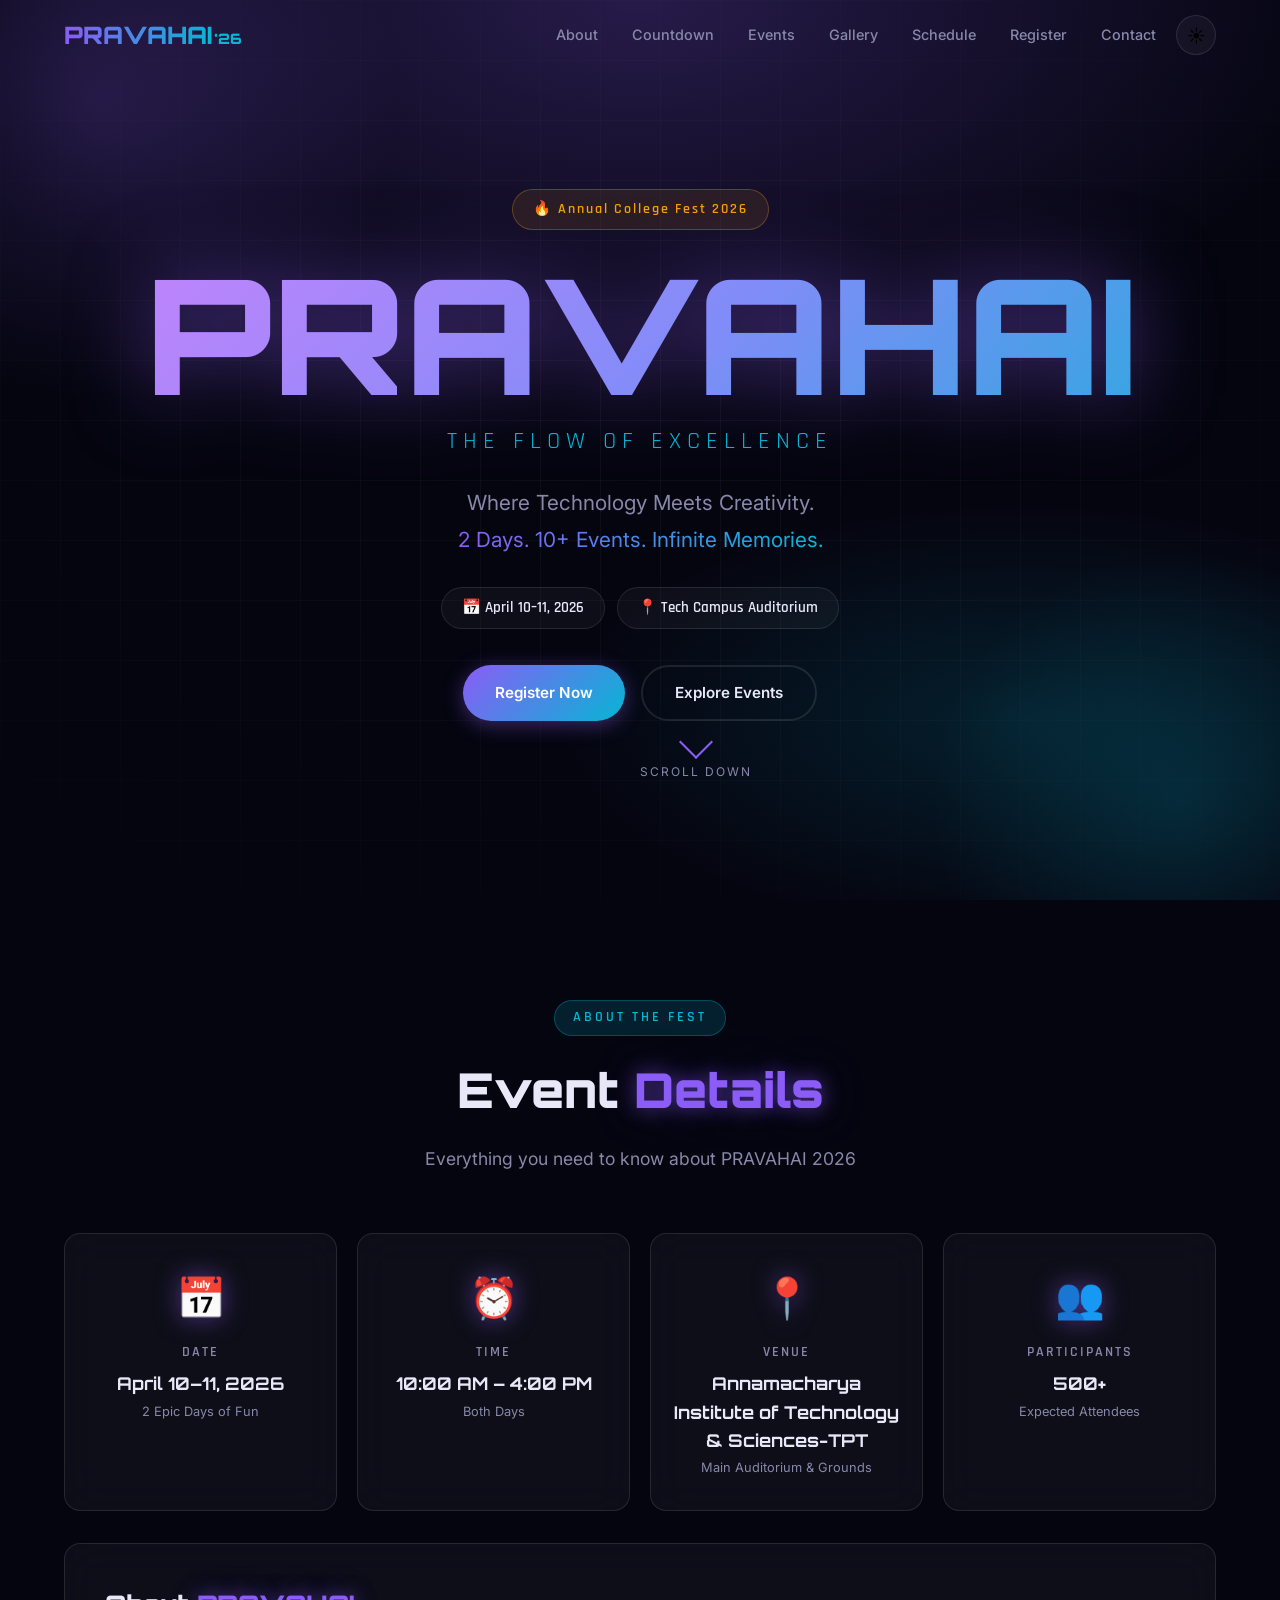
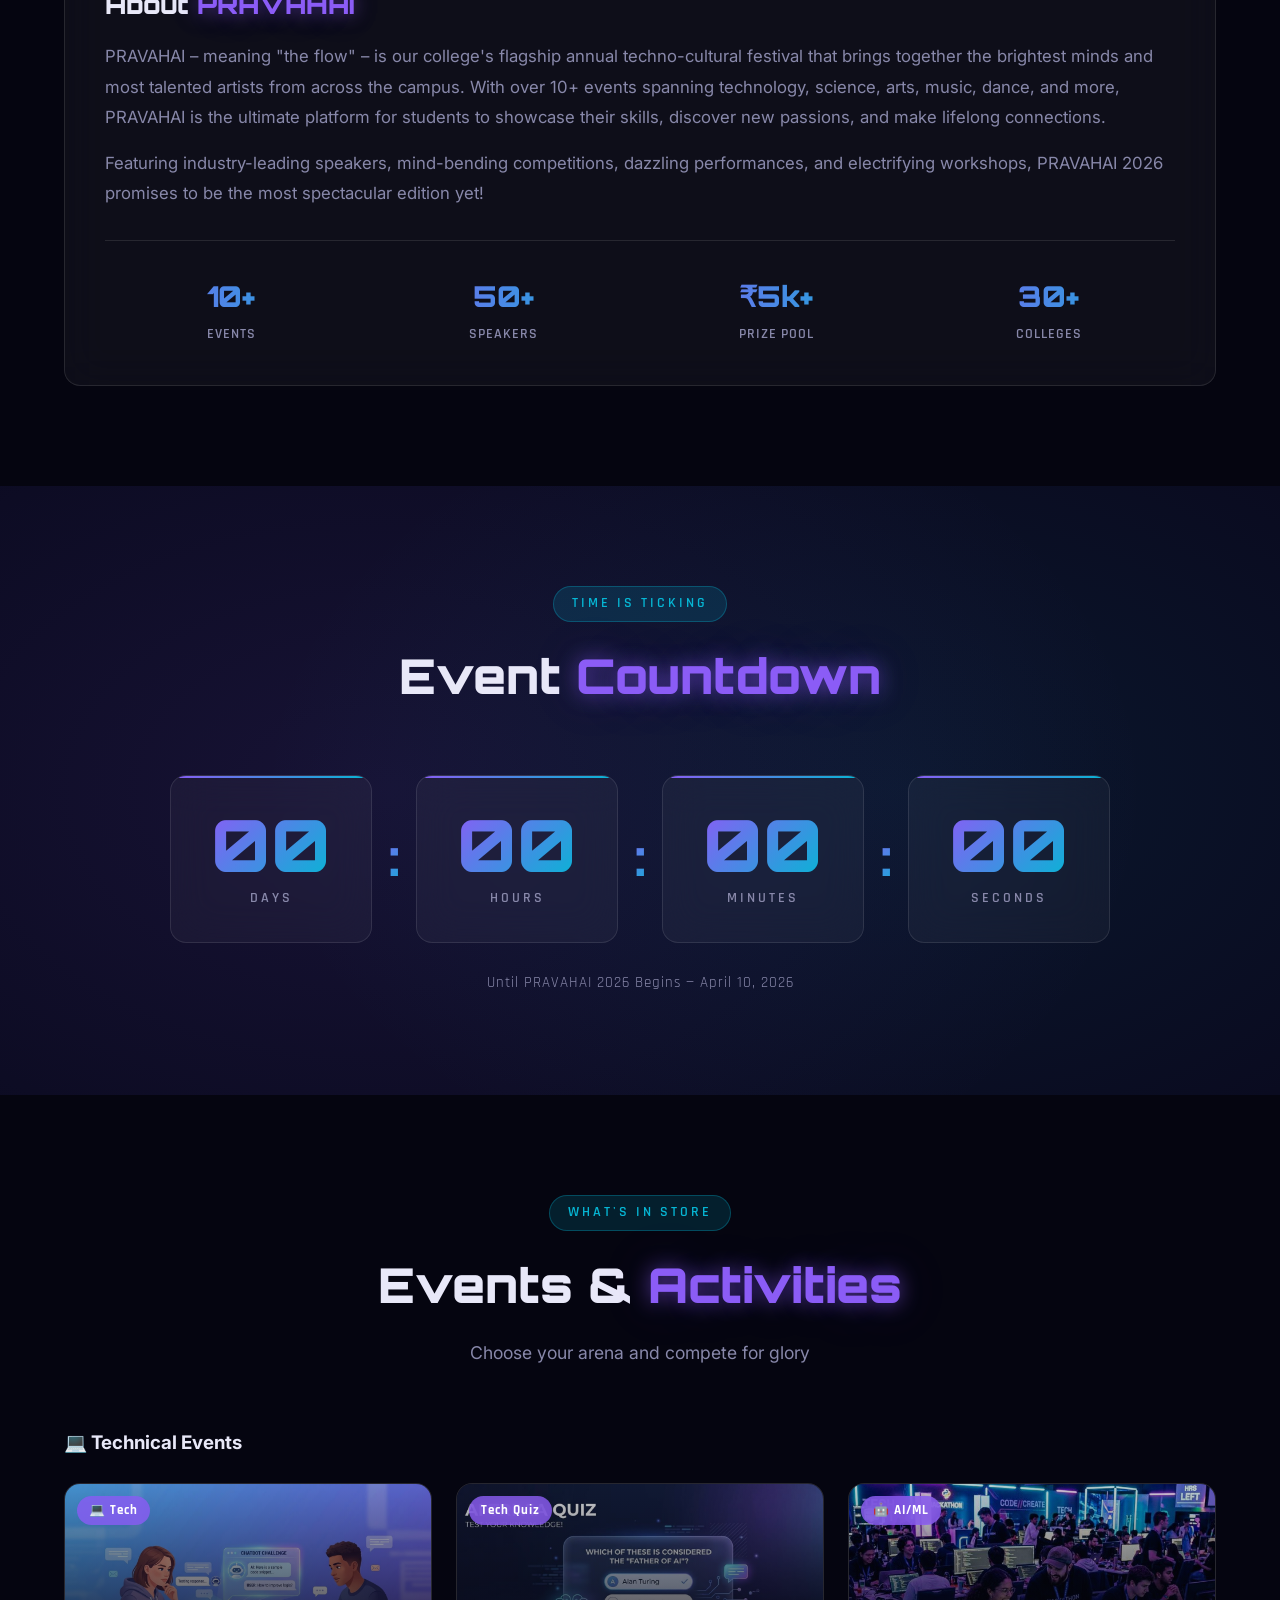
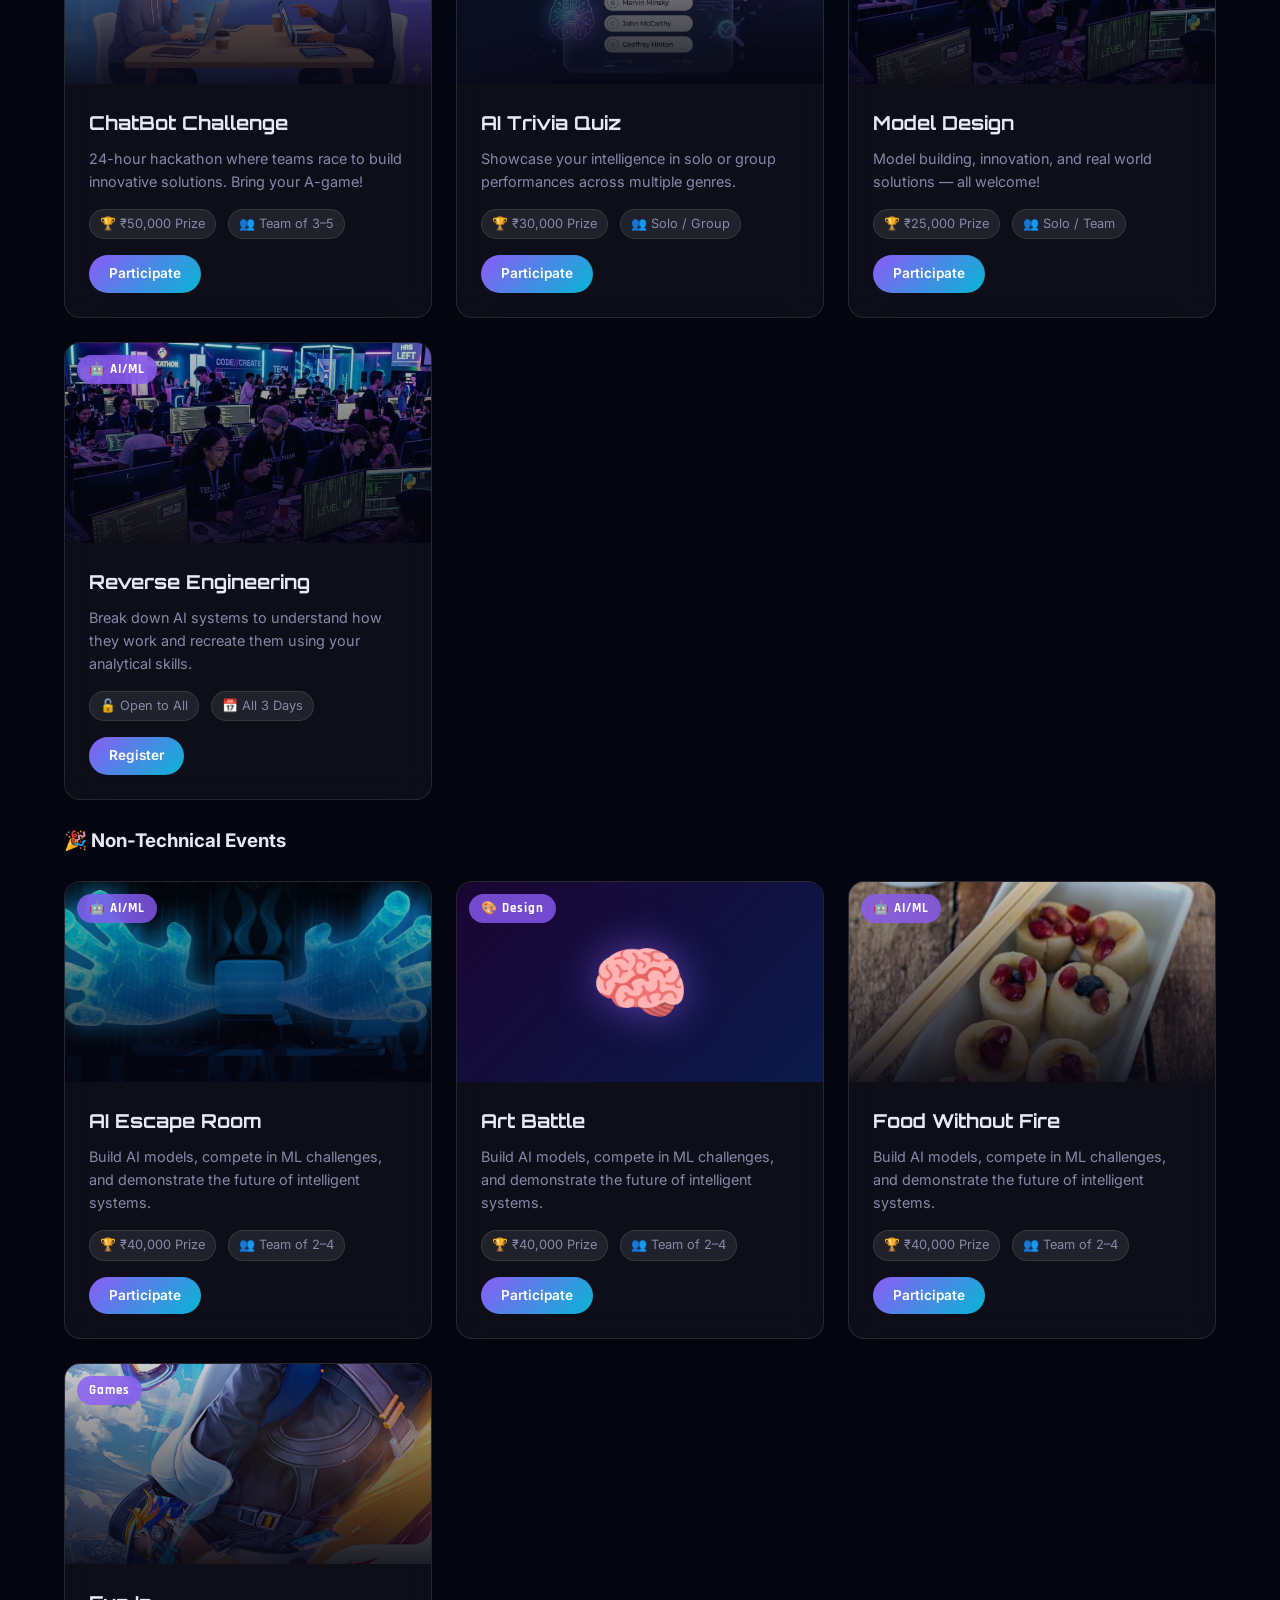
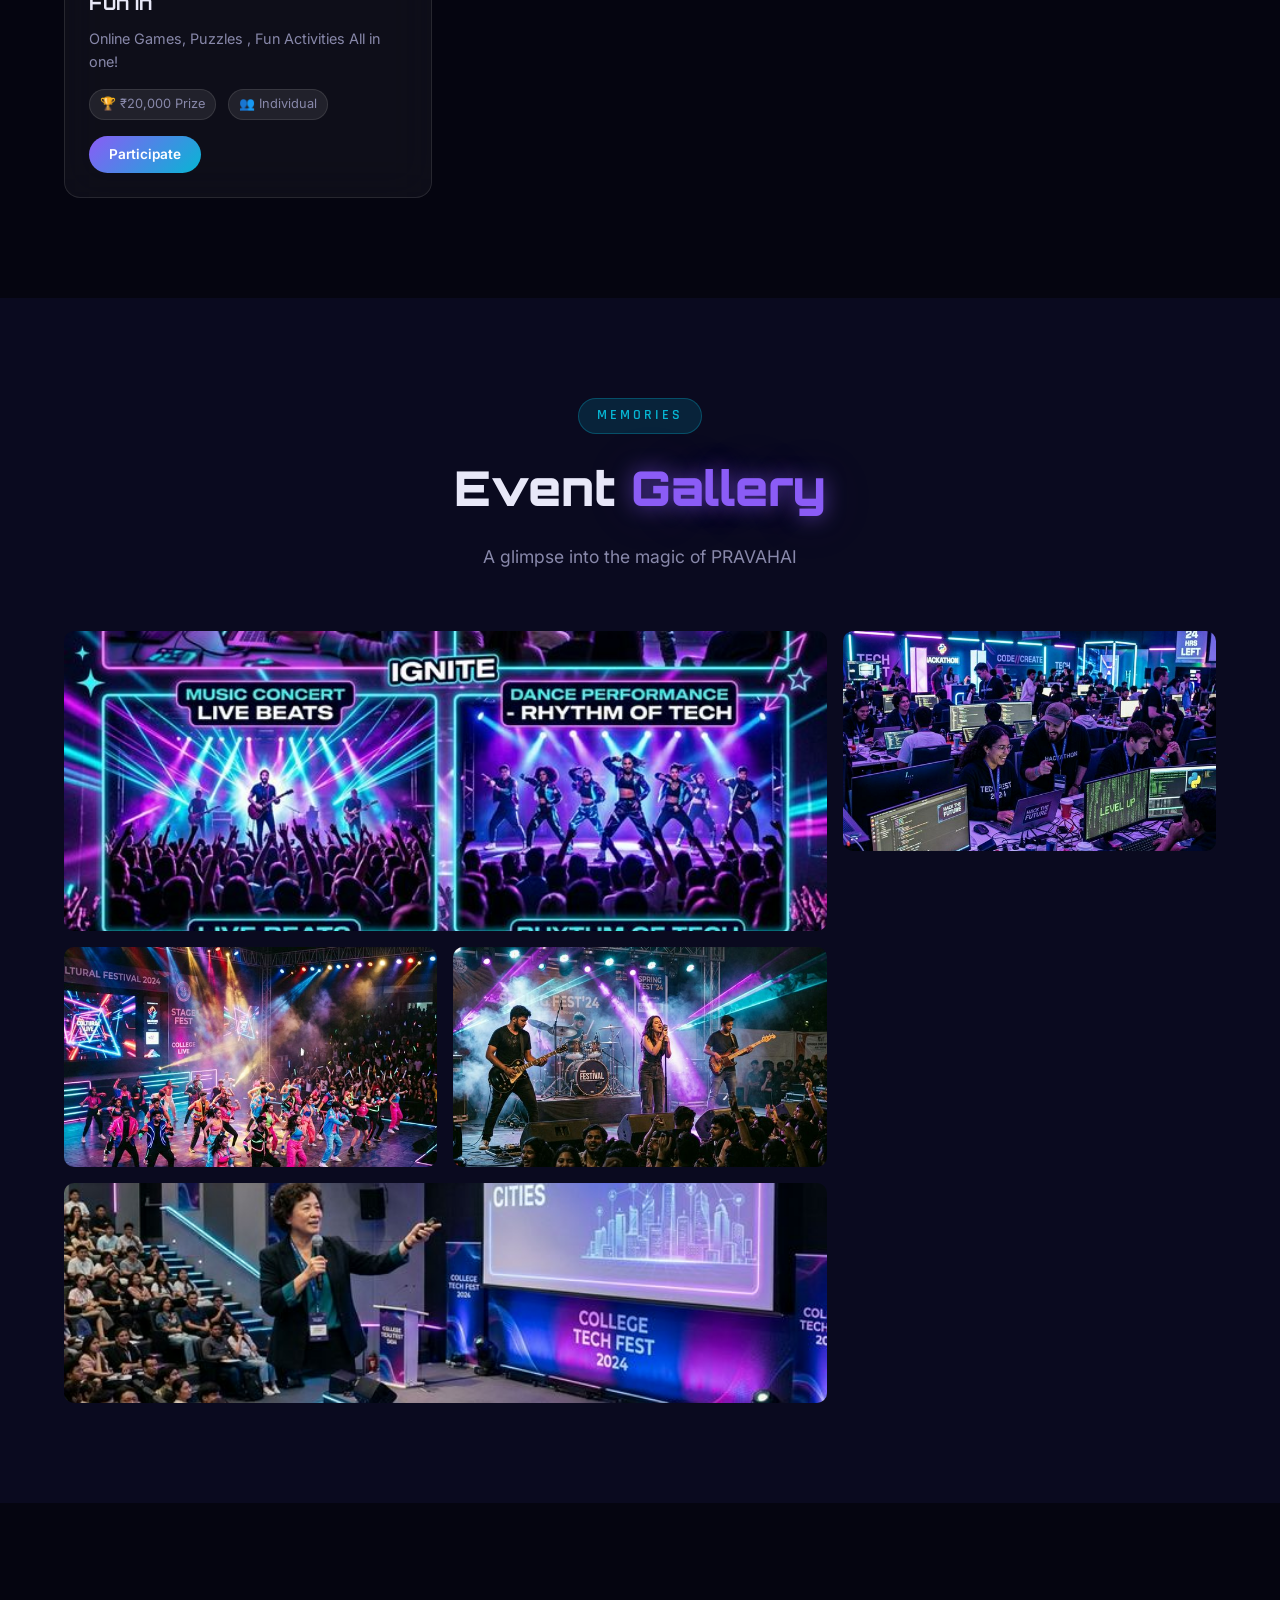
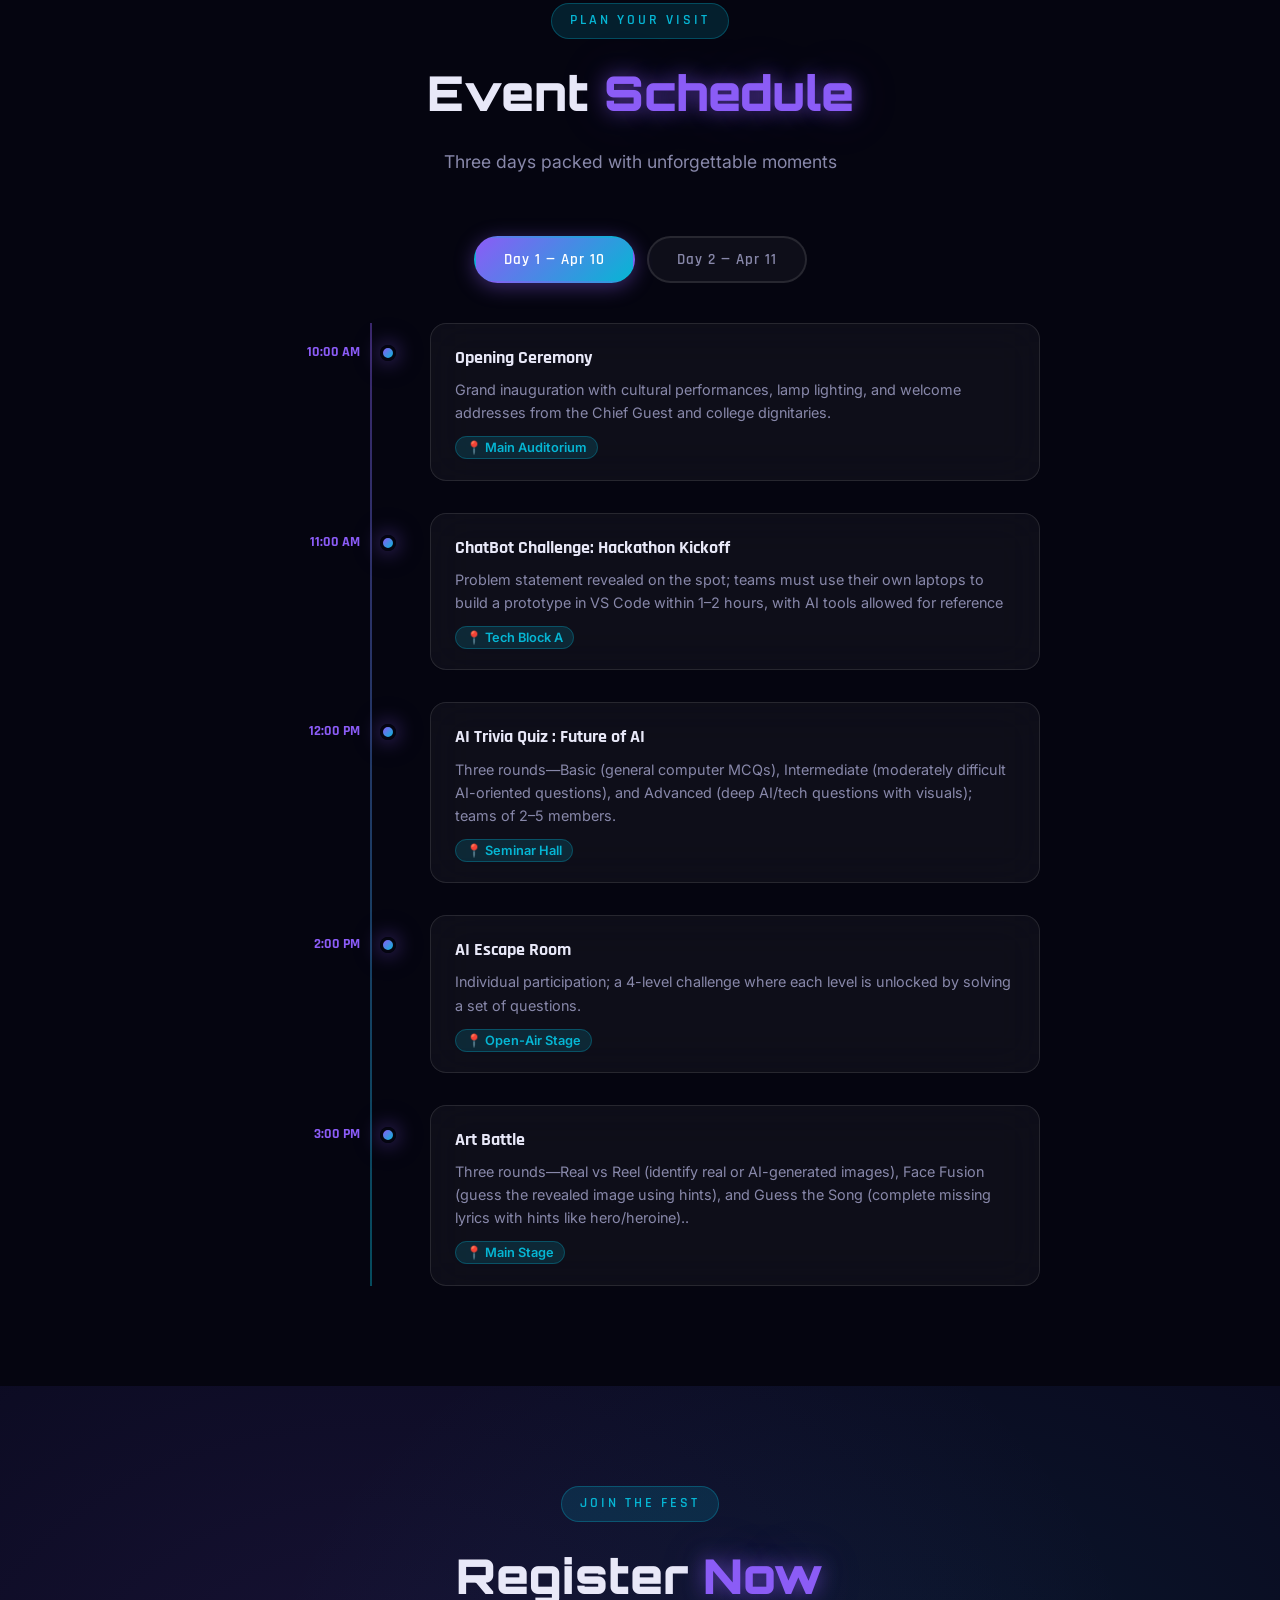
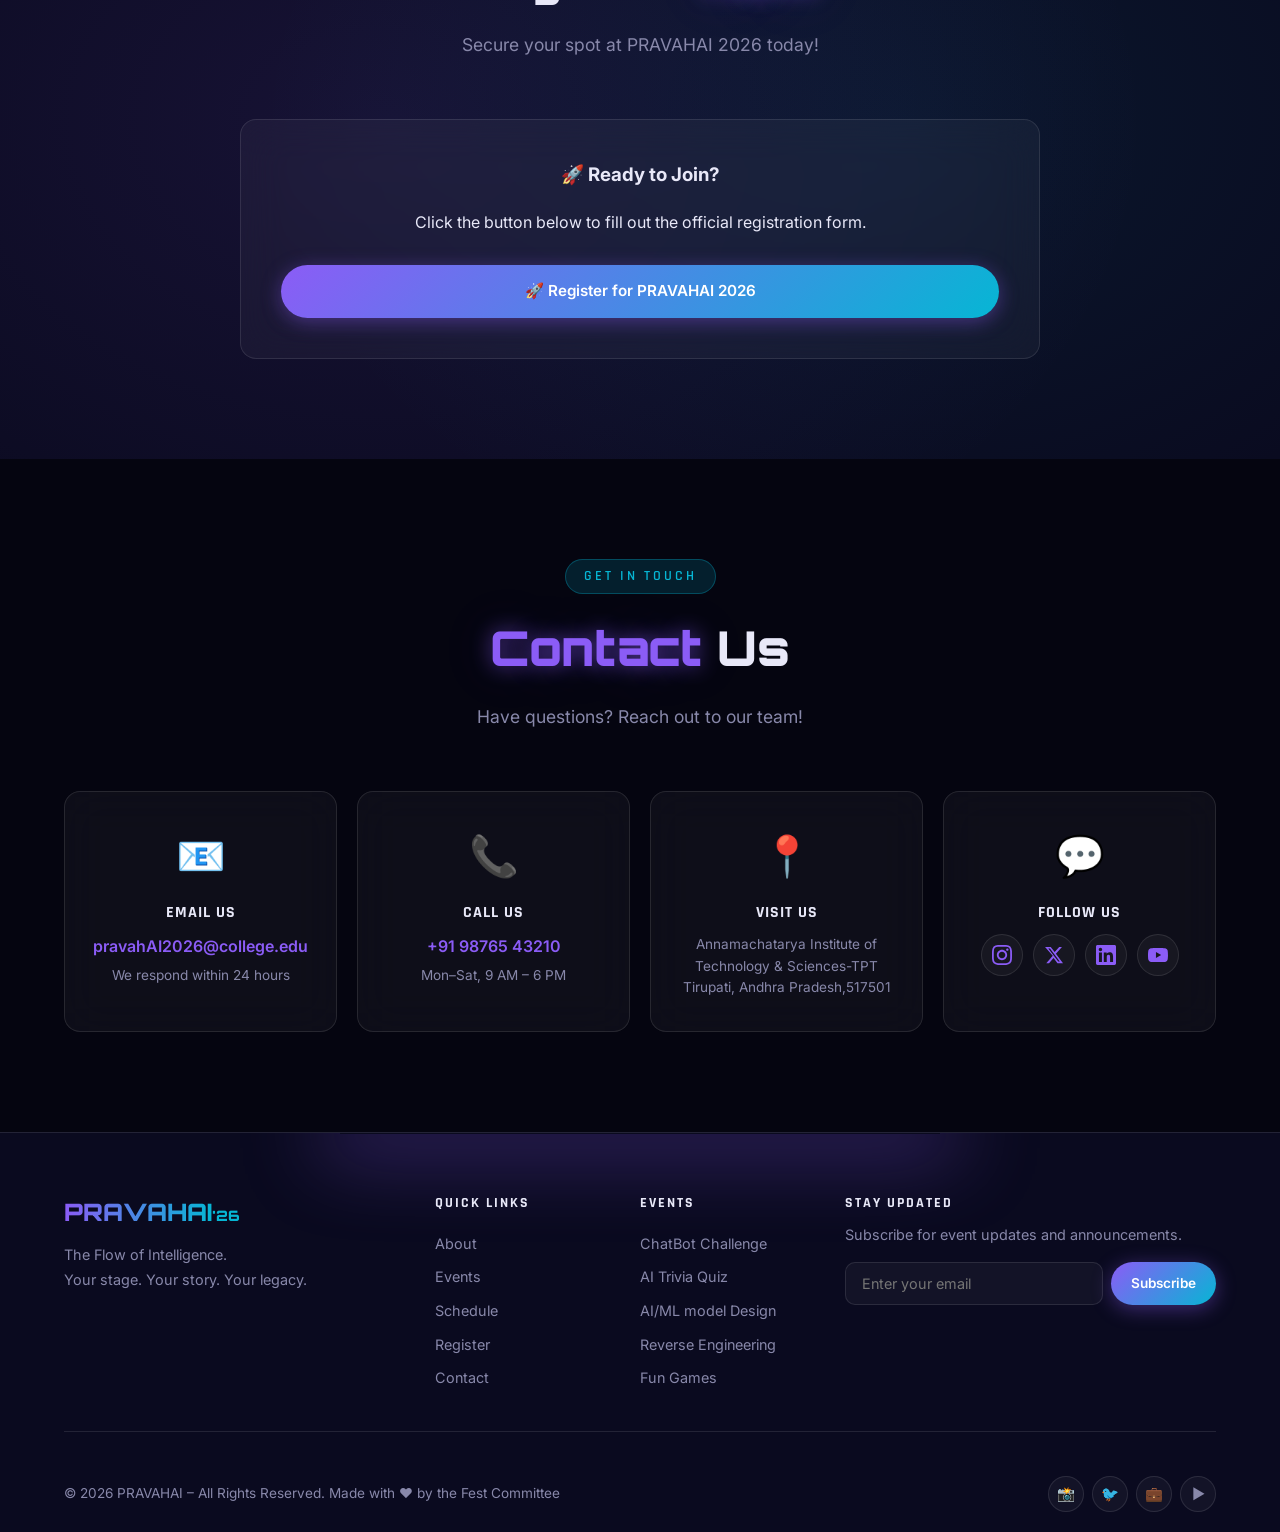
<file: index.html>
<!DOCTYPE html>
<html lang="en" data-theme="dark">
<head>
  <meta charset="UTF-8" />
  <meta name="viewport" content="width=device-width, initial-scale=1.0" />
  <meta name="description" content="PRAVAHAI 2026 – The Ultimate College Tech & Cultural Fest. Join us for a spectacular blend of technology, music, dance, and innovation." />
  <meta name="keywords" content="college fest, tech event, cultural fest, PRAVAHAI 2026, hackathon, coding contest" />
  <title>PRAVAHAI 2026 – The Ultimate College Fest</title>

  <!-- Google Fonts -->
  <link rel="preconnect" href="https://fonts.googleapis.com" />
  <link rel="preconnect" href="https://fonts.gstatic.com" crossorigin />
  <link href="https://fonts.googleapis.com/css2?family=Orbitron:wght@400;700;900&family=Inter:wght@300;400;500;600;700&family=Rajdhani:wght@400;600;700&display=swap" rel="stylesheet" />

  <!-- Stylesheet -->
  <link rel="stylesheet" href="style.css" />
</head>
<body>

  <!-- ========== PARTICLE CANVAS ========== -->
  <canvas id="particleCanvas"></canvas>

  <!-- ========== NAVBAR ========== -->
  <nav id="navbar">
    <div class="nav-container">
      <a href="#hero" class="nav-logo">
        <span class="logo-text">PRAVAHAI</span>
        <span class="logo-year">'26</span>
      </a>
      <button id="menuToggle" class="menu-toggle" aria-label="Toggle menu">
        <span></span><span></span><span></span>
      </button>
      <ul class="nav-links" id="navLinks">
        <li><a href="#about" class="nav-link">About</a></li>
        <li><a href="#countdown" class="nav-link">Countdown</a></li>
        <li><a href="#events" class="nav-link">Events</a></li>
        <li><a href="#gallery" class="nav-link">Gallery</a></li>
        <li><a href="#schedule" class="nav-link">Schedule</a></li>
        <li><a href="#register" class="nav-link">Register</a></li>
        <li><a href="#contact" class="nav-link">Contact</a></li>
        <li>
          <button id="themeToggle" class="theme-btn" aria-label="Toggle theme">
            <span id="themeIcon">☀️</span>
          </button>
        </li>
      </ul>
    </div>
  </nav>

  <!-- ========== HERO SECTION ========== -->
  <section id="hero">
    <div class="hero-bg-grid"></div>
    <div class="hero-content">
      <div class="hero-badge">🔥 Annual College Fest 2026</div>
      <h1 class="hero-title">
        <span class="title-line">PRAVAHAI</span>
        <span class="title-sub">The Flow of Excellence</span>
      </h1>
      <p class="hero-tagline">
        Where Technology Meets Creativity.<br />
        <span class="highlight-text">2 Days. 10+ Events. Infinite Memories.</span>
      </p>
      <div class="hero-dates">
        <span class="date-chip">📅 April 10–11, 2026</span>
        <span class="date-chip">📍 Tech Campus Auditorium</span>
      </div>
      <div class="hero-btns">
        <a href="#register" class="btn btn-primary" id="heroRegisterBtn">
          <span>Register Now</span>
          <div class="btn-ripple"></div>
        </a>
        <a href="#events" class="btn btn-secondary">Explore Events</a>
      </div>
      <div class="hero-scroll-hint">
        <div class="scroll-arrow"></div>
        <span>Scroll Down</span>
      </div>
    </div>
    <div class="hero-glow-1"></div>
    <div class="hero-glow-2"></div>
  </section>

  <!-- ========== ABOUT / EVENT DETAILS ========== -->
  <section id="about" class="section">
    <div class="container">
      <div class="section-header fade-in">
        <span class="section-tag">About the Fest</span>
        <h2 class="section-title">Event <span class="neon-text">Details</span></h2>
        <p class="section-subtitle">Everything you need to know about PRAVAHAI 2026</p>
      </div>
      <div class="details-grid fade-in">
        <div class="detail-card glass-card">
          <div class="card-icon">📅</div>
          <h3>Date</h3>
          <p>April 10–11, 2026</p>
          <span class="card-sub">2 Epic Days of Fun</span>
        </div>
        <div class="detail-card glass-card">
          <div class="card-icon">⏰</div>
          <h3>Time</h3>
          <p>10:00 AM – 4:00 PM</p>
          <span class="card-sub">Both Days</span>
        </div>
        <div class="detail-card glass-card">
          <div class="card-icon">📍</div>
          <h3>Venue</h3>
          <p>Annamacharya Institute of Technology & Sciences-TPT</p>
          <span class="card-sub">Main Auditorium & Grounds</span>
        </div>
        <div class="detail-card glass-card">
          <div class="card-icon">👥</div>
          <h3>Participants</h3>
          <p>500+</p>
          <span class="card-sub">Expected Attendees</span>
        </div>
      </div>
      <div class="about-desc fade-in glass-card">
        <h3>About <span class="neon-text">PRAVAHAI</span></h3>
        <p>
          PRAVAHAI – meaning "the flow" – is our college's flagship annual techno-cultural festival that brings
          together the brightest minds and most talented artists from across the campus. With over 10+ events
          spanning technology, science, arts, music, dance, and more, PRAVAHAI is the ultimate platform for
          students to showcase their skills, discover new passions, and make lifelong connections.
        </p>
        <p>
          Featuring industry-leading speakers, mind-bending competitions, dazzling performances, and
          electrifying workshops, PRAVAHAI 2026 promises to be the most spectacular edition yet!
        </p>
        <div class="about-stats">
          <div class="stat"><span class="stat-num">10+</span><span class="stat-label">Events</span></div>
          <div class="stat"><span class="stat-num">50+</span><span class="stat-label">Speakers</span></div>
          <div class="stat"><span class="stat-num">₹5k+</span><span class="stat-label">Prize Pool</span></div>
          <div class="stat"><span class="stat-num">30+</span><span class="stat-label">Colleges</span></div>
        </div>
      </div>
    </div>
  </section>

  <!-- ========== COUNTDOWN TIMER ========== -->
  <section id="countdown" class="section section-alt">
    <div class="countdown-bg"></div>
    <div class="container">
      <div class="section-header fade-in">
        <span class="section-tag">Time Is Ticking</span>
        <h2 class="section-title">Event <span class="neon-text">Countdown</span></h2>
      </div>
      <div class="countdown-wrapper fade-in">
        <div class="countdown-card" id="days-card">
          <div class="count-number" id="countdown-days">00</div>
          <div class="count-label">Days</div>
        </div>
        <div class="countdown-sep">:</div>
        <div class="countdown-card" id="hours-card">
          <div class="count-number" id="countdown-hours">00</div>
          <div class="count-label">Hours</div>
        </div>
        <div class="countdown-sep">:</div>
        <div class="countdown-card" id="mins-card">
          <div class="count-number" id="countdown-mins">00</div>
          <div class="count-label">Minutes</div>
        </div>
        <div class="countdown-sep">:</div>
        <div class="countdown-card" id="secs-card">
          <div class="count-number" id="countdown-secs">00</div>
          <div class="count-label">Seconds</div>
        </div>
      </div>
      <p class="countdown-note fade-in">Until PRAVAHAI 2026 Begins — April 10, 2026</p>
    </div>
  </section>

  <!-- ========== EVENTS / ACTIVITIES ========== -->
  <section id="events" class="section">
    <div class="container">
      <div class="section-header fade-in">
        <span class="section-tag">What's In Store</span>
        <h2 class="section-title">Events &amp; <span class="neon-text">Activities</span></h2>
        <p class="section-subtitle">Choose your arena and compete for glory</p>
      </div>

          <h3 class="sub-section-title">💻 Technical Events</h3>
    <br>
      <div class="events-grid fade-in">

        <div class="event-card glass-card">
        <div class="event-card-img" style="background-image:url('chatbot')">
          <div class="event-overlay"></div>
          <div class="event-category">💻 Tech</div>
        </div>
        <div class="event-card-body">
          <h3>ChatBot Challenge</h3>
          <p>24-hour hackathon where teams race to build innovative solutions. Bring your A-game!</p>
          <div class="event-meta">
            <span>🏆 ₹50,000 Prize</span>
            <span>👥 Team of 3–5</span>
          </div>
          <a href="#register" class="btn btn-sm">Participate</a>
        </div>
      </div>



          <!-- AI Trivia Quiz -->
      <div class="event-card glass-card">
        <div class="event-card-img" style="background-image:url('quiz')">
          <div class="event-overlay"></div>
          <div class="event-category">Tech Quiz </div>
        </div>
        <div class="event-card-body">
          <h3>AI Trivia Quiz</h3>
          <p>Showcase your intelligence in solo or group performances across multiple genres.</p>
          <div class="event-meta">
            <span>🏆 ₹30,000 Prize</span>
            <span>👥 Solo / Group</span>
          </div>
          <a href="#register" class="btn btn-sm">Participate</a>
        </div>
      </div>

        <!-- Model Design -->
      <div class="event-card glass-card">
        <div class="event-card-img" style="background-image:url('img2')">
          <div class="event-overlay"></div>
          <div class="event-category">🤖 AI/ML</div>
        </div>
        <div class="event-card-body">
          <h3>Model Design</h3>
          <p>Model building, innovation, and real world solutions — all welcome!</p>
          <div class="event-meta">
            <span>🏆 ₹25,000 Prize</span>
            <span>👥 Solo / Team</span>
          </div>
          <a href="#register" class="btn btn-sm">Participate</a>
        </div>
      </div>




    <!-- Reverse Engineering -->
      <div class="event-card glass-card">
        <div class="event-card-img" style="background-image:url('img2')">
          <div class="event-overlay"></div>
          <div class="event-category">🤖 AI/ML</div>
        </div>
        <div class="event-card-body">
          <h3>Reverse Engineering</h3>
          <p>Break down AI systems to understand how they work and recreate them using your analytical skills.</p>
          <div class="event-meta">
            <span>🔓 Open to All</span>
            <span>📅 All 3 Days</span>
          </div>
          <a href="#register" class="btn btn-sm">Register</a>
        </div>
      </div>

    </div>


    <!-- ================= NON-TECHNICAL EVENTS ================= -->


        <br><h3 class="sub-section-title">🎉 Non-Technical Events</h3><br>
    <div class="events-grid fade-in">


        <!-- AI Escape Room -->
      <div class="event-card glass-card">
  <div class="event-card-img" style="background-image:url('ai')">
          <div class="event-overlay"></div>
          <div class="event-category">🤖 AI/ML</div>
        </div>
        <div class="event-card-body">
          <h3>AI Escape Room</h3>
          <p>Build AI models, compete in ML challenges, and demonstrate the future of intelligent systems.</p>
          <div class="event-meta">
            <span>🏆 ₹40,000 Prize</span>
            <span>👥 Team of 2–4</span>
          </div>
          <a href="#register" class="btn btn-sm">Participate</a>
        </div>
      </div>

 
           <!-- AI Arena -->
      <div class="event-card glass-card">
        <div class="event-card-img event-card-img--plain" style="background:linear-gradient(135deg,#1a0533,#0a1a4a)">
          <div class="event-category">🎨 Design</div>
          <div class="event-icon-big">🧠</div>
        </div>
        <div class="event-card-body">
          <h3>Art Battle</h3>
          <p>Build AI models, compete in ML challenges, and demonstrate the future of intelligent systems.</p>
          <div class="event-meta">
            <span>🏆 ₹40,000 Prize</span>
            <span>👥 Team of 2–4</span>
          </div>
          <a href="#register" class="btn btn-sm">Participate</a>
        </div>
      </div>
                 <!-- AI Arena -->
      <div class="event-card glass-card">
     <div class="event-card-img" style="background-image:url('food')">
          <div class="event-overlay"></div>
          <div class="event-category">🤖 AI/ML</div>
        </div>
        <div class="event-card-body">
          <h3>Food Without Fire</h3>
          <p>Build AI models, compete in ML challenges, and demonstrate the future of intelligent systems.</p>
          <div class="event-meta">
            <span>🏆 ₹40,000 Prize</span>
            <span>👥 Team of 2–4</span>
          </div>
          <a href="#register" class="btn btn-sm">Participate</a>
        </div>
      </div>

            <!-- PixelCraft -->
      <div class="event-card glass-card">
       <div class="event-card-img" style="background-image:url('ff')">
          <div class="event-overlay"></div>
          <div class="event-category">Games</div>
        </div>
        <div class="event-card-body">
          <h3>Fun In</h3>
           <p>Online Games, Puzzles , Fun Activities All in one! </p>

          <!-- <p>UI/UX design competition, digital art showcase, and photography contest all in one!</p> -->
          <div class="event-meta">
            <span>🏆 ₹20,000 Prize</span>
            <span>👥 Individual</span>
          </div>
          <a href="#register" class="btn btn-sm">Participate</a>
        </div>
      </div>
      </div>
    </div>
  </section>


  

  <!-- ========== GALLERY ========== -->
  <section id="gallery" class="section section-alt">
    <div class="container">
      <div class="section-header fade-in">
        <span class="section-tag">Memories</span>
        <h2 class="section-title">Event <span class="neon-text">Gallery</span></h2>
        <p class="section-subtitle">A glimpse into the magic of PRAVAHAI</p>
      </div>
      <div class="gallery-grid fade-in">
        <div class="gallery-item gallery-item--large">
          <img src="img1" alt="PRAVAH Gallery - Festival Highlights" loading="lazy" />
          <div class="gallery-overlay"><span>Festival Highlights</span></div>
        </div>
        <div class="gallery-item">
          <img src="img2" alt="CodeStorm Hackathon" loading="lazy" />
          <div class="gallery-overlay"><span>CodeStorm Hackathon</span></div>
        </div>
        <div class="gallery-item">
          <img src="img3" alt="Rhythm Riot Dance" loading="lazy" />
          <div class="gallery-overlay"><span>Rhythm Riot</span></div>
        </div>
        <div class="gallery-item">
          <img src="img4" alt="Soundwave Music" loading="lazy" />
          <div class="gallery-overlay"><span>Soundwave</span></div>
        </div>
        <div class="gallery-item gallery-item--wide">
          <img src="img5" alt="TechTalks Seminar" loading="lazy" />
          <div class="gallery-overlay"><span>TechTalks</span></div>
        </div>
      </div>
    </div>
  </section>

    <!-- ========== SCHEDULE ========== -->
  <section id="schedule" class="section">
    <div class="container">
      <div class="section-header fade-in">
        <span class="section-tag">Plan Your Visit</span>
        <h2 class="section-title">Event <span class="neon-text">Schedule</span></h2>
        <p class="section-subtitle">Three days packed with unforgettable moments</p>
      </div>

      <div class="schedule-tabs fade-in">
        <button class="tab-btn active" data-day="day1" id="tab-day1">Day 1 — Apr 10</button>
        <button class="tab-btn" data-day="day2" id="tab-day2">Day 2 — Apr 11</button>
      </div>

      <!-- Day 1 -->
      <div class="schedule-content active fade-in" id="day1">
        <div class="timeline">


          <div class="timeline-item">
            <div class="timeline-time">10:00 AM</div>
            <div class="timeline-dot"></div>
            <div class="timeline-card glass-card">
              <h4>Opening Ceremony</h4>
              <p>Grand inauguration with cultural performances, lamp lighting, and welcome addresses from the Chief Guest and college dignitaries.</p>
              <span class="timeline-tag">📍 Main Auditorium</span>
            </div>
          </div>



          <div class="timeline-item">
            <div class="timeline-time">11:00 AM</div>
            <div class="timeline-dot"></div>
            <div class="timeline-card glass-card">
              <h4>ChatBot Challenge: Hackathon Kickoff</h4>
              <p>Problem statement revealed on the spot; 
                teams must use their own laptops to build a prototype in VS Code within 1–2 hours, 
                with AI tools allowed for reference</p>
              <span class="timeline-tag">📍 Tech Block A</span>
            </div>
          </div>




          <div class="timeline-item">
            <div class="timeline-time">12:00 PM</div>
            <div class="timeline-dot"></div>
            <div class="timeline-card glass-card">
              <h4>AI Trivia Quiz : Future of AI</h4>
              <p>Three rounds—Basic (general computer MCQs),
                Intermediate (moderately difficult AI-oriented questions),
                and Advanced (deep AI/tech questions with visuals); teams of 2–5 members.</p>
              <span class="timeline-tag">📍 Seminar Hall</span>
            </div>
          </div>




          <div class="timeline-item">
            <div class="timeline-time">2:00 PM</div>
            <div class="timeline-dot"></div>
            <div class="timeline-card glass-card">
              <h4>AI Escape Room</h4>
              <p> Individual participation; a 4-level challenge where each level is unlocked by solving a set of questions.</p>
              <span class="timeline-tag">📍 Open-Air Stage</span>
            </div>
          </div>



          <div class="timeline-item">
            <div class="timeline-time">3:00 PM</div>
            <div class="timeline-dot"></div>
            <div class="timeline-card glass-card">
              <h4>Art Battle</h4>
              <p>Three rounds—Real vs Reel (identify real or AI-generated images), Face Fusion (guess the revealed image using hints), and Guess the Song (complete missing lyrics with hints like hero/heroine)..</p>
              <span class="timeline-tag">📍 Main Stage</span>
            </div>
          </div>



        </div>
      </div>

      <!-- Day 2 -->
      <div class="schedule-content fade-in" id="day2">
        <div class="timeline">

          <div class="timeline-item">
            <div class="timeline-time">10:00 AM</div>
            <div class="timeline-dot"></div>
            <div class="timeline-card glass-card">
              <h4>Opening Ceremony</h4>
              <p>Grand inauguration with cultural performances, lamp lighting, and welcome addresses from the Chief Guest and college dignitaries.</p>
              <span class="timeline-tag">📍 Main Auditorium</span>
            </div>
          </div>







          <div class="timeline-item">
            <div class="timeline-time">11:00 PM</div>
            <div class="timeline-dot"></div>
            <div class="timeline-card glass-card">
              <h4> AIML Model Design Contest</h4>
              <p>Teams of 2–4 members must build their models in VS Code 
                based on the provided problem statements, with AI tools allowed only for reference.</p>
              <span class="timeline-tag">📍 Design Studio</span>
            </div>
          </div>




          <div class="timeline-item">
            <div class="timeline-time">12:00 PM</div>
            <div class="timeline-dot"></div>
            <div class="timeline-card glass-card">
              <h4> Reverse Engineering</h4>
              <p>Individual or teams of 1–2 members compete across 3 rounds, with hints provided in each round.</p>
              <span class="timeline-tag">📍 Main Stage</span>
            </div>
          </div>







          <div class="timeline-item">
            <div class="timeline-time">2:00 PM</div>
            <div class="timeline-dot"></div>
            <div class="timeline-card glass-card">
              <h4>Food Without Fire</h4>
              <p>Participants bring their own ingredients and prepare a delicious dish without using fire, with the tastiest creation winning.</p>
              <span class="timeline-tag">📍 Conference Hall</span>
            </div>
          </div>










          <div class="timeline-item">
            <div class="timeline-time">3:00 PM</div>
            <div class="timeline-dot"></div>
            <div class="timeline-card glass-card">
              <h4>Fun- In </h4>
              <p>Enjoy exciting activities including online games like Free Fire, BGMI, Ludo, network crash challenges, stalls, and other fun games.</p>
              <span class="timeline-tag">📍 Open Ground</span>
            </div>
          </div>







        </div>
      </div>

      <!-- Day 3 -->
   
    </div>
  </section>
  <!-- ========== REGISTRATION FORM ========== -->
 <section id="register" class="section section-alt">
  <div class="countdown-bg"></div>
  <div class="container">
    <div class="section-header fade-in">
      <span class="section-tag">Join the Fest</span>
      <h2 class="section-title">Register <span class="neon-text">Now</span></h2>
      <p class="section-subtitle">Secure your spot at PRAVAHAI 2026 today!</p>
    </div>

    <div class="form-wrapper fade-in">
      <div class="glass-card form-card" style="text-align:center; padding: 40px;">
        
        <h3 style="margin-bottom: 20px;">🚀 Ready to Join?</h3>
        <p style="margin-bottom: 30px;">
          Click the button below to fill out the official registration form.
        </p>

        <!-- 🔗 Replace this link with your Google Form -->
        <a href="https://forms.gle/YOUR_GOOGLE_FORM_LINK" target="_blank" class="btn btn-primary btn-full">
          🚀 Register for PRAVAHAI 2026
        </a>

      </div>
    </div>
  </div>
</section>
  <!-- ========== CONTACT ========== -->
  <section id="contact" class="section">
    <div class="container">
      <div class="section-header fade-in">
        <span class="section-tag">Get In Touch</span>
        <h2 class="section-title"><span class="neon-text">Contact</span> Us</h2>
        <p class="section-subtitle">Have questions? Reach out to our team!</p>
      </div>
      <div class="contact-grid fade-in">
        <div class="contact-card glass-card">
          <div class="contact-icon">📧</div>
          <h3>Email Us</h3>
          <a href="mailto:pravahai2026@college.edu">pravahAI2026@college.edu</a>
          <p>We respond within 24 hours</p>
        </div>
        <div class="contact-card glass-card">
          <div class="contact-icon">📞</div>
          <h3>Call Us</h3>
          <a href="tel:+919876543210">+91 98765 43210</a>
          <p>Mon–Sat, 9 AM – 6 PM</p>
        </div>
        <div class="contact-card glass-card">
          <div class="contact-icon">📍</div>
          <h3>Visit Us</h3>
          <p>Annamachatarya Institute of Technology & Sciences-TPT<br />Tirupati, Andhra Pradesh,517501</p>
        </div>
        <div class="contact-card glass-card">
          <div class="contact-icon">💬</div>
          <h3>Follow Us</h3>
          <div class="social-links">
            <a href="#" class="social-btn" id="social-instagram" aria-label="Instagram">
              <svg viewBox="0 0 24 24" fill="currentColor" width="20" height="20"><path d="M12 2.163c3.204 0 3.584.012 4.85.07 3.252.148 4.771 1.691 4.919 4.919.058 1.265.069 1.645.069 4.849 0 3.205-.012 3.584-.069 4.849-.149 3.225-1.664 4.771-4.919 4.919-1.266.058-1.644.07-4.85.07-3.204 0-3.584-.012-4.849-.07-3.26-.149-4.771-1.699-4.919-4.92-.058-1.265-.07-1.644-.07-4.849 0-3.204.013-3.583.07-4.849.149-3.227 1.664-4.771 4.919-4.919 1.266-.057 1.645-.069 4.849-.069zm0-2.163c-3.259 0-3.667.014-4.947.072-4.358.2-6.78 2.618-6.98 6.98-.059 1.281-.073 1.689-.073 4.948 0 3.259.014 3.668.072 4.948.2 4.358 2.618 6.78 6.98 6.98 1.281.058 1.689.072 4.948.072 3.259 0 3.668-.014 4.948-.072 4.354-.2 6.782-2.618 6.979-6.98.059-1.28.073-1.689.073-4.948 0-3.259-.014-3.667-.072-4.947-.196-4.354-2.617-6.78-6.979-6.98-1.281-.059-1.69-.073-4.949-.073zm0 5.838c-3.403 0-6.162 2.759-6.162 6.162s2.759 6.163 6.162 6.163 6.162-2.759 6.162-6.163c0-3.403-2.759-6.162-6.162-6.162zm0 10.162c-2.209 0-4-1.79-4-4 0-2.209 1.791-4 4-4s4 1.791 4 4c0 2.21-1.791 4-4 4zm6.406-11.845c-.796 0-1.441.645-1.441 1.44s.645 1.44 1.441 1.44c.795 0 1.439-.645 1.439-1.44s-.644-1.44-1.439-1.44z"/></svg>
            </a>
            <a href="#" class="social-btn" id="social-twitter" aria-label="Twitter / X">
              <svg viewBox="0 0 24 24" fill="currentColor" width="20" height="20"><path d="M18.244 2.25h3.308l-7.227 8.26 8.502 11.24H16.17l-4.714-6.231-5.401 6.231H2.74l7.73-8.835L1.254 2.25H8.08l4.713 6.231zm-1.161 17.52h1.833L7.084 4.126H5.117z"/></svg>
            </a>
            <a href="#" class="social-btn" id="social-linkedin" aria-label="LinkedIn">
              <svg viewBox="0 0 24 24" fill="currentColor" width="20" height="20"><path d="M20.447 20.452h-3.554v-5.569c0-1.328-.027-3.037-1.852-3.037-1.853 0-2.136 1.445-2.136 2.939v5.667H9.351V9h3.414v1.561h.046c.477-.9 1.637-1.85 3.37-1.85 3.601 0 4.267 2.37 4.267 5.455v6.286zM5.337 7.433c-1.144 0-2.063-.926-2.063-2.065 0-1.138.92-2.063 2.063-2.063 1.14 0 2.064.925 2.064 2.063 0 1.139-.925 2.065-2.064 2.065zm1.782 13.019H3.555V9h3.564v11.452zM22.225 0H1.771C.792 0 0 .774 0 1.729v20.542C0 23.227.792 24 1.771 24h20.451C23.2 24 24 23.227 24 22.271V1.729C24 .774 23.2 0 22.222 0h.003z"/></svg>
            </a>
            <a href="#" class="social-btn" id="social-youtube" aria-label="YouTube">
              <svg viewBox="0 0 24 24" fill="currentColor" width="20" height="20"><path d="M23.498 6.186a3.016 3.016 0 0 0-2.122-2.136C19.505 3.545 12 3.545 12 3.545s-7.505 0-9.377.505A3.017 3.017 0 0 0 .502 6.186C0 8.07 0 12 0 12s0 3.93.502 5.814a3.016 3.016 0 0 0 2.122 2.136c1.871.505 9.376.505 9.376.505s7.505 0 9.377-.505a3.015 3.015 0 0 0 2.122-2.136C24 15.93 24 12 24 12s0-3.93-.502-5.814zM9.545 15.568V8.432L15.818 12l-6.273 3.568z"/></svg>
            </a>
          </div>
        </div>
      </div>
    </div>
  </section>

  <!-- ========== FOOTER ========== -->
  <footer id="footer">
    <div class="footer-glow"></div>
    <div class="container">
      <div class="footer-top">
        <div class="footer-brand">
          <span class="nav-logo"><span class="logo-text">PRAVAHAI</span><span class="logo-year">'26</span></span>
          <p>The Flow of Intelligence.<br />Your stage. Your story. Your legacy.</p>
        </div>
        <div class="footer-links">
          <h4>Quick Links</h4>
          <ul>
            <li><a href="#about">About</a></li>
            <li><a href="#events">Events</a></li>
            <li><a href="#schedule">Schedule</a></li>
            <li><a href="#register">Register</a></li>
            <li><a href="#contact">Contact</a></li>
          </ul>
        </div>
        <div class="footer-links">
          <h4>Events</h4>
          <ul>
            <li><a href="#events">ChatBot Challenge</a></li>
            <li><a href="#events"> AI Trivia Quiz</a></li>
            <li><a href="#events">AI/ML model Design</a></li>
            <li><a href="#events">Reverse Engineering</a></li>
            <li><a href="#events">Fun Games</a></li>
          </ul>
        </div>
        <div class="footer-newsletter">
          <h4>Stay Updated</h4>
          <p>Subscribe for event updates and announcements.</p>
          <div class="newsletter-form">
            <input type="email" id="newsletterEmail" placeholder="Enter your email" />
            <button class="btn btn-primary" id="newsletterBtn">Subscribe</button>
          </div>
        </div>
      </div>
      <div class="footer-bottom">
        <p>&copy; 2026 PRAVAHAI – All Rights Reserved. Made with ❤️ by the Fest Committee</p>
        <div class="footer-social">
          <a href="#" aria-label="Instagram">📸</a>
          <a href="#" aria-label="Twitter">🐦</a>
          <a href="#" aria-label="LinkedIn">💼</a>
          <a href="#" aria-label="YouTube">▶️</a>
        </div>
      </div>
    </div>
  </footer>

  <!-- Confetti canvas (hidden until form submit) -->
  <canvas id="confettiCanvas"></canvas>

  <!-- JavaScript -->
  <script src="script.js"></script>
</body>
</html>
</file>
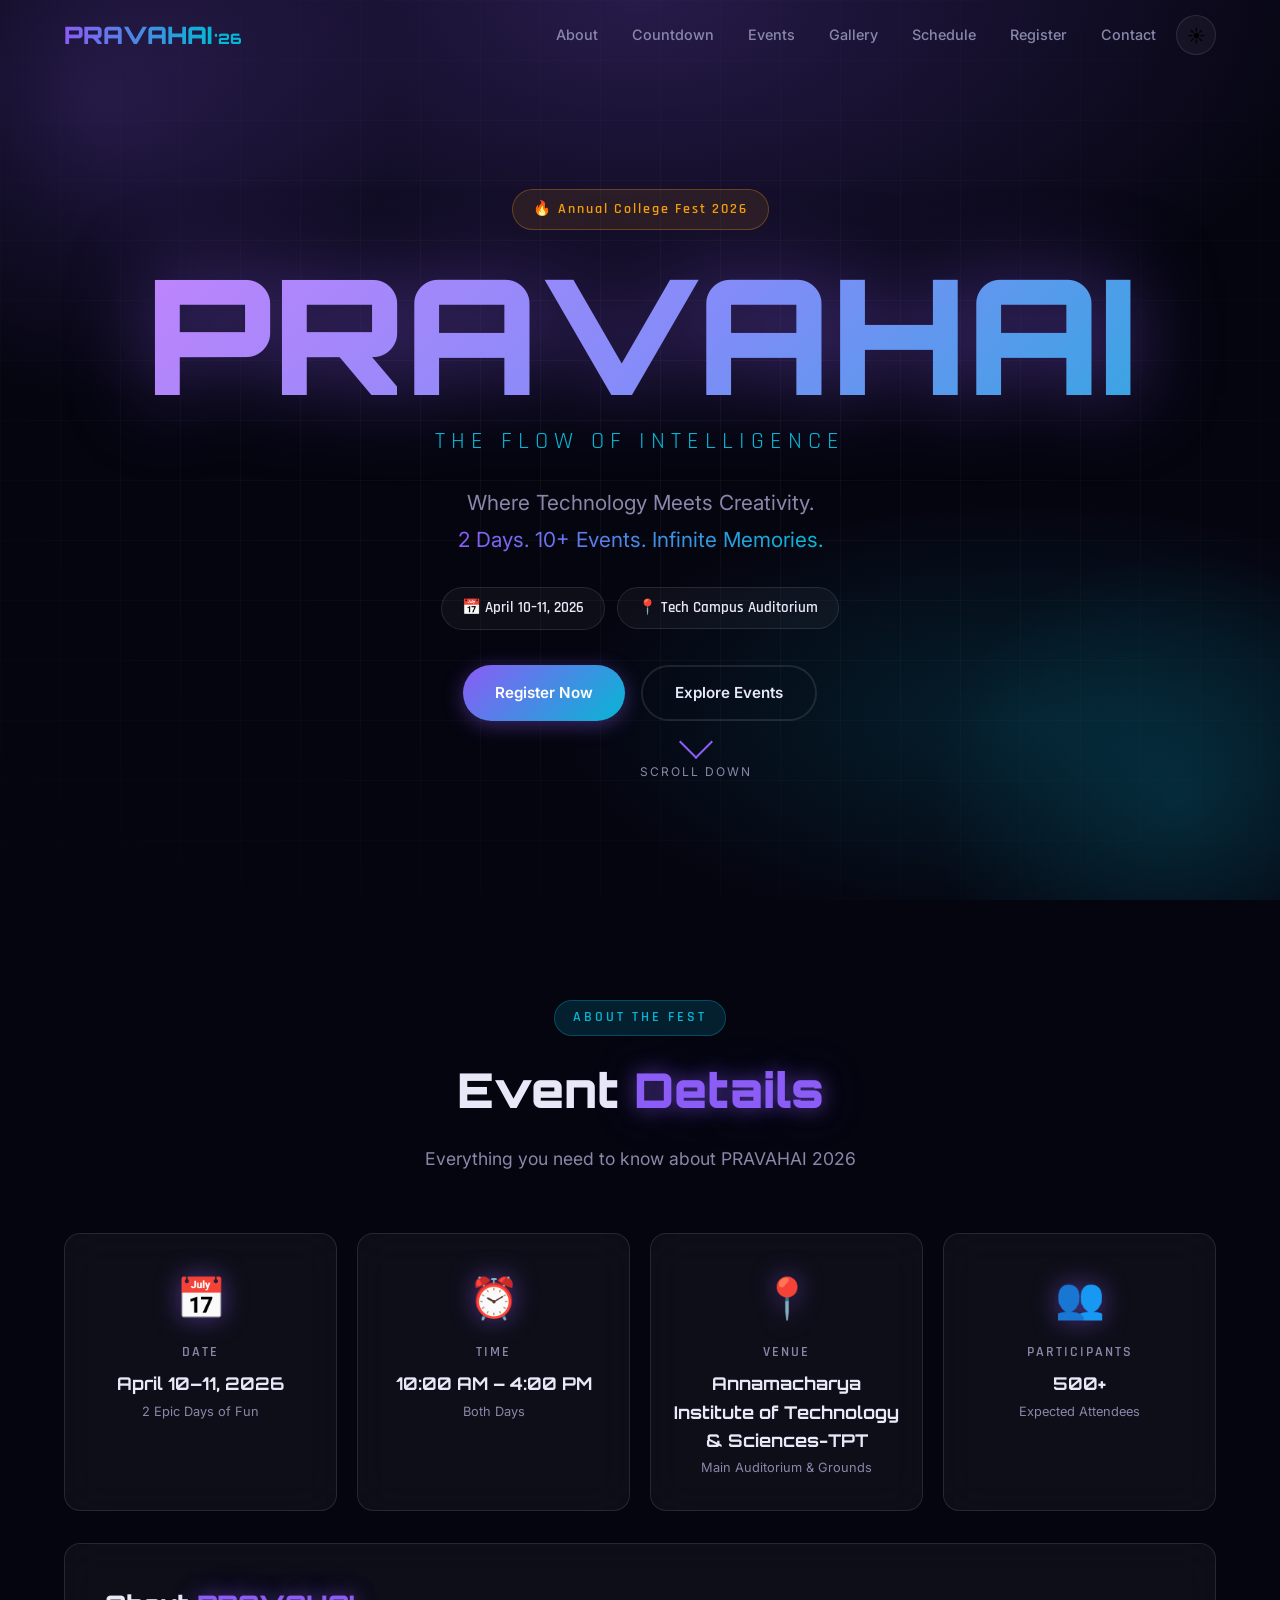
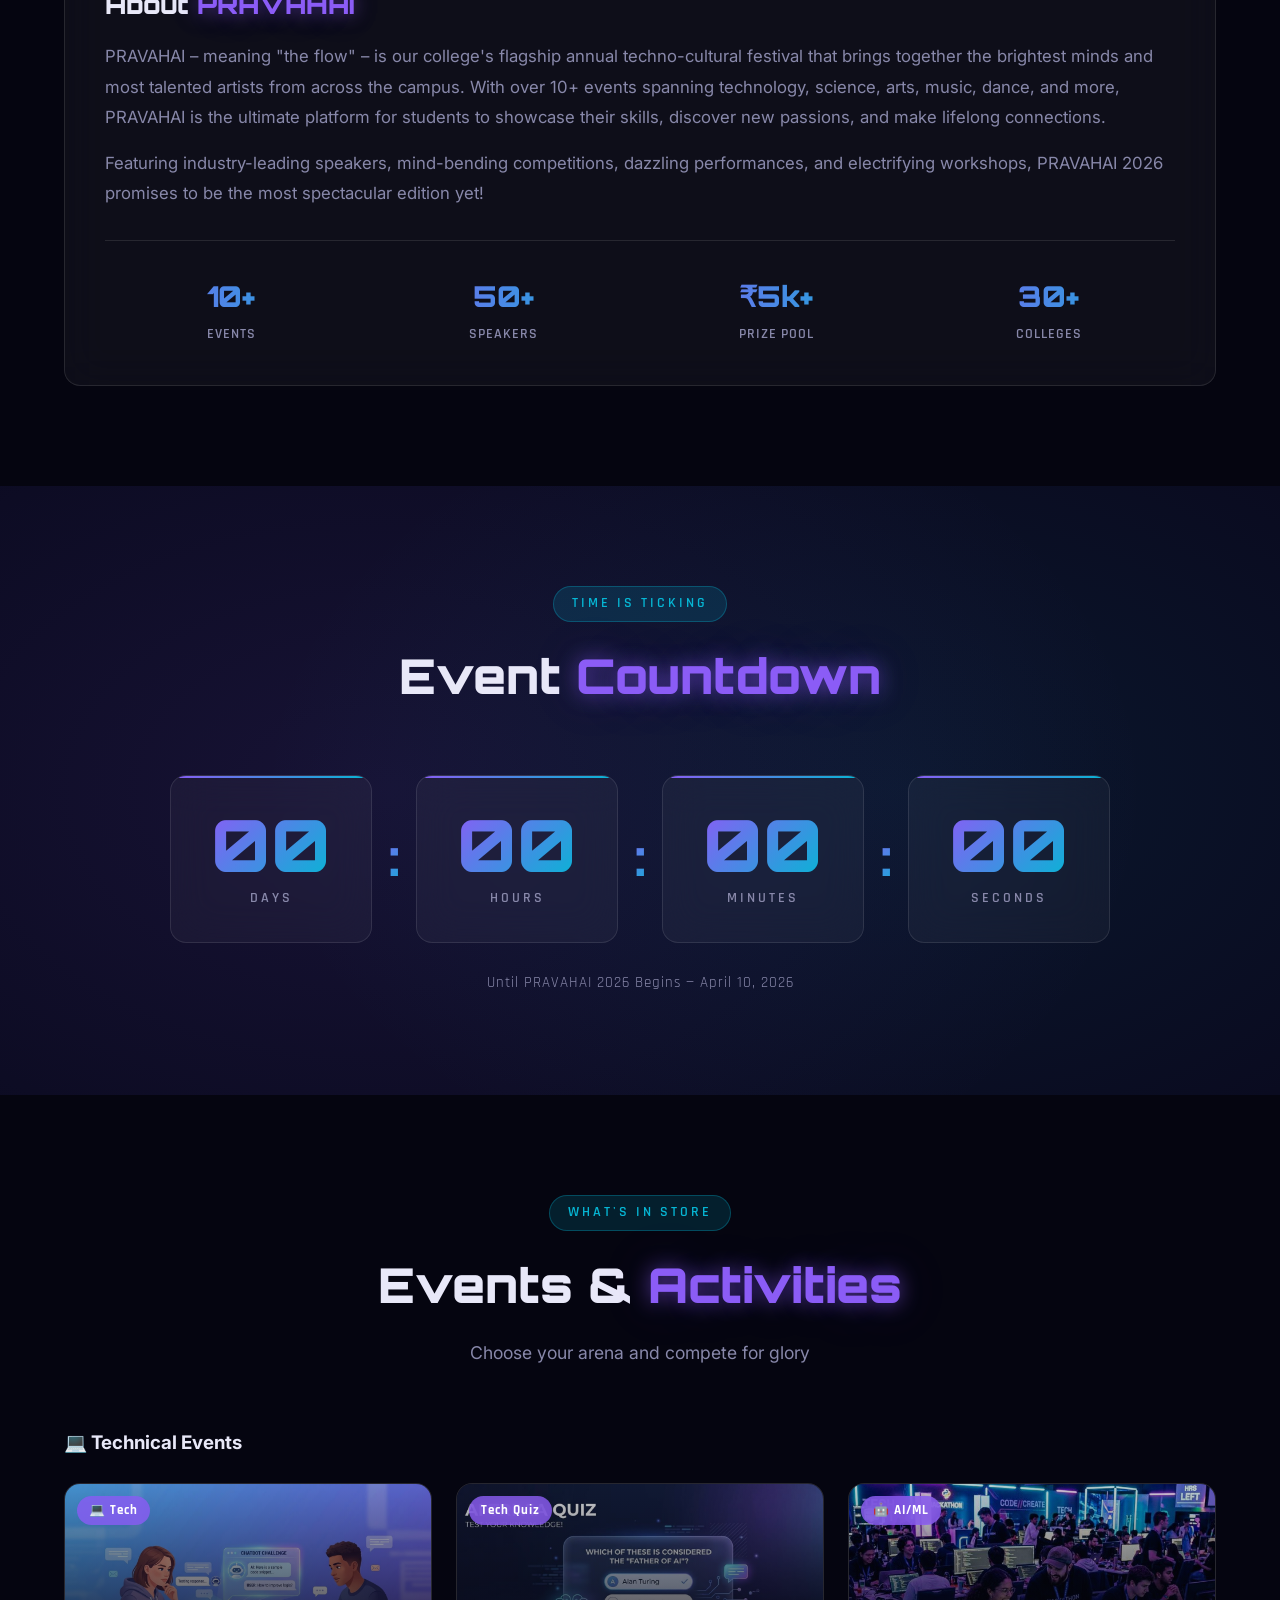
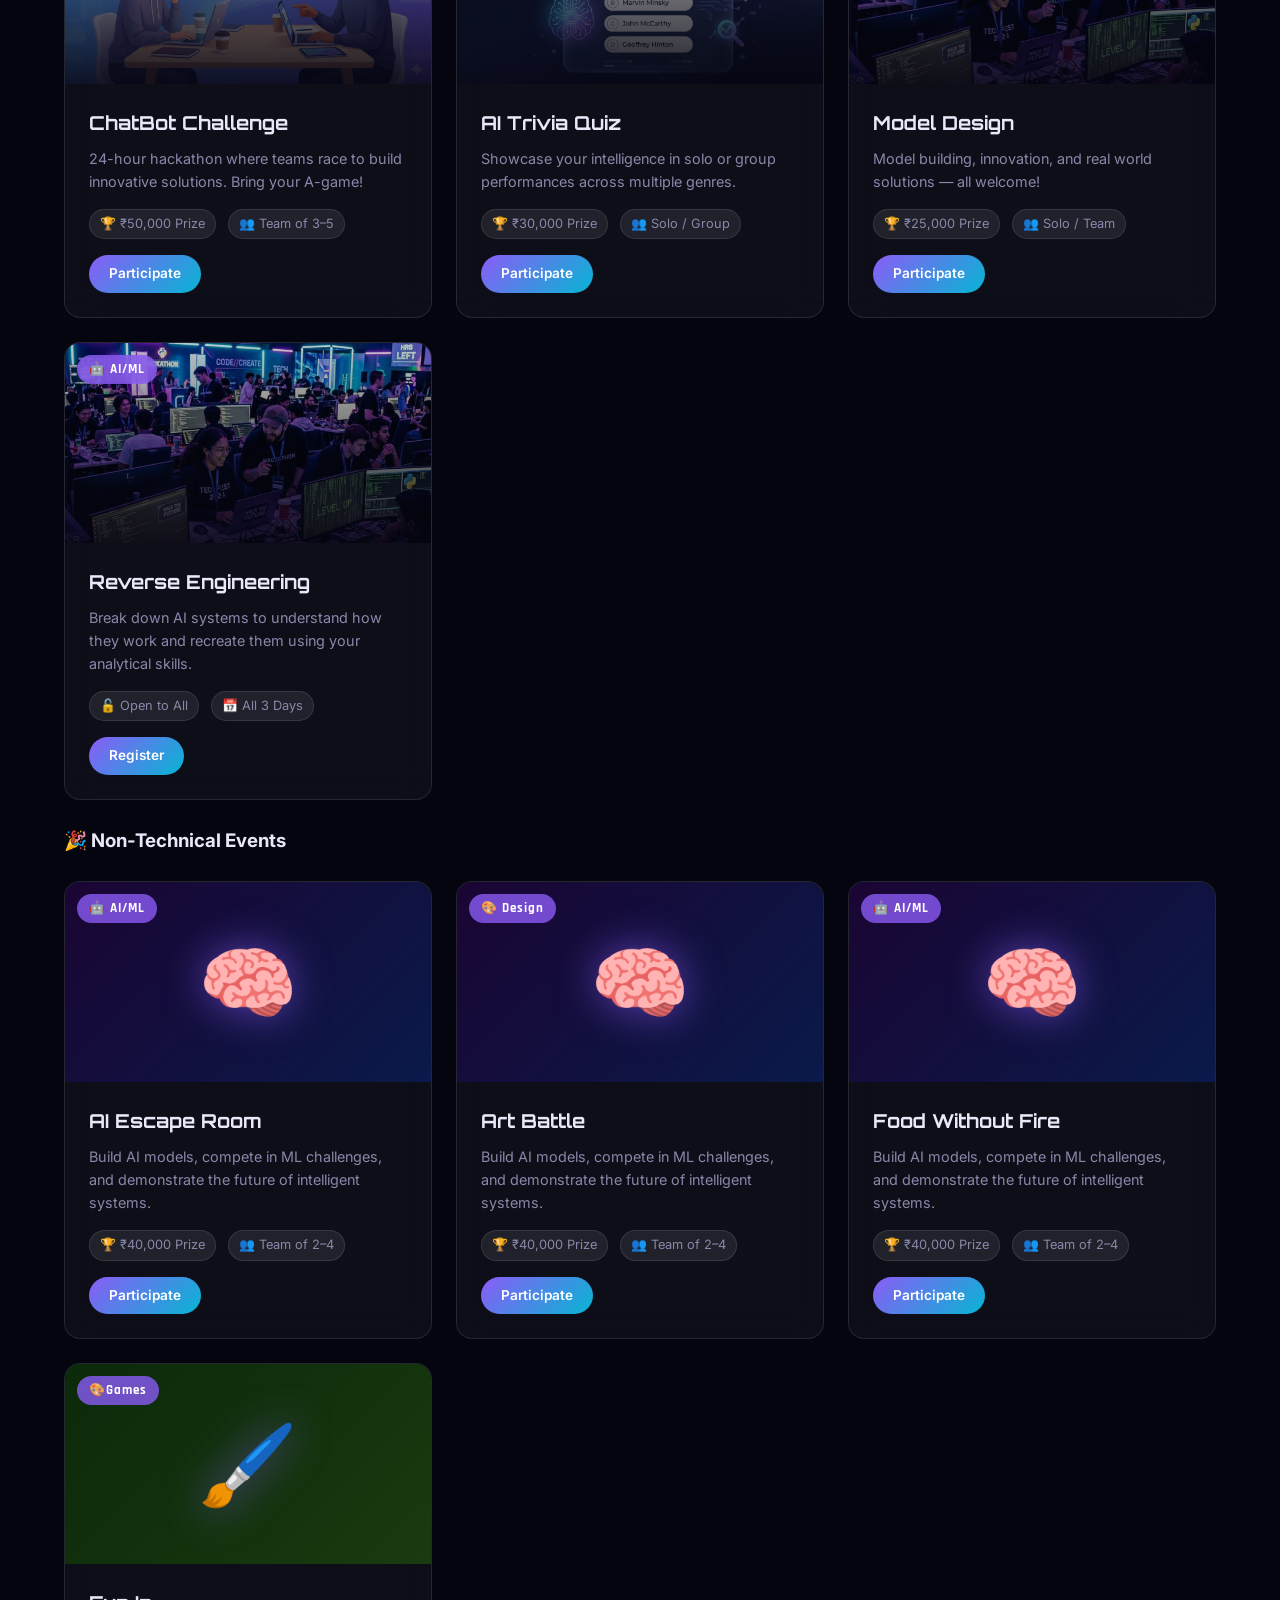
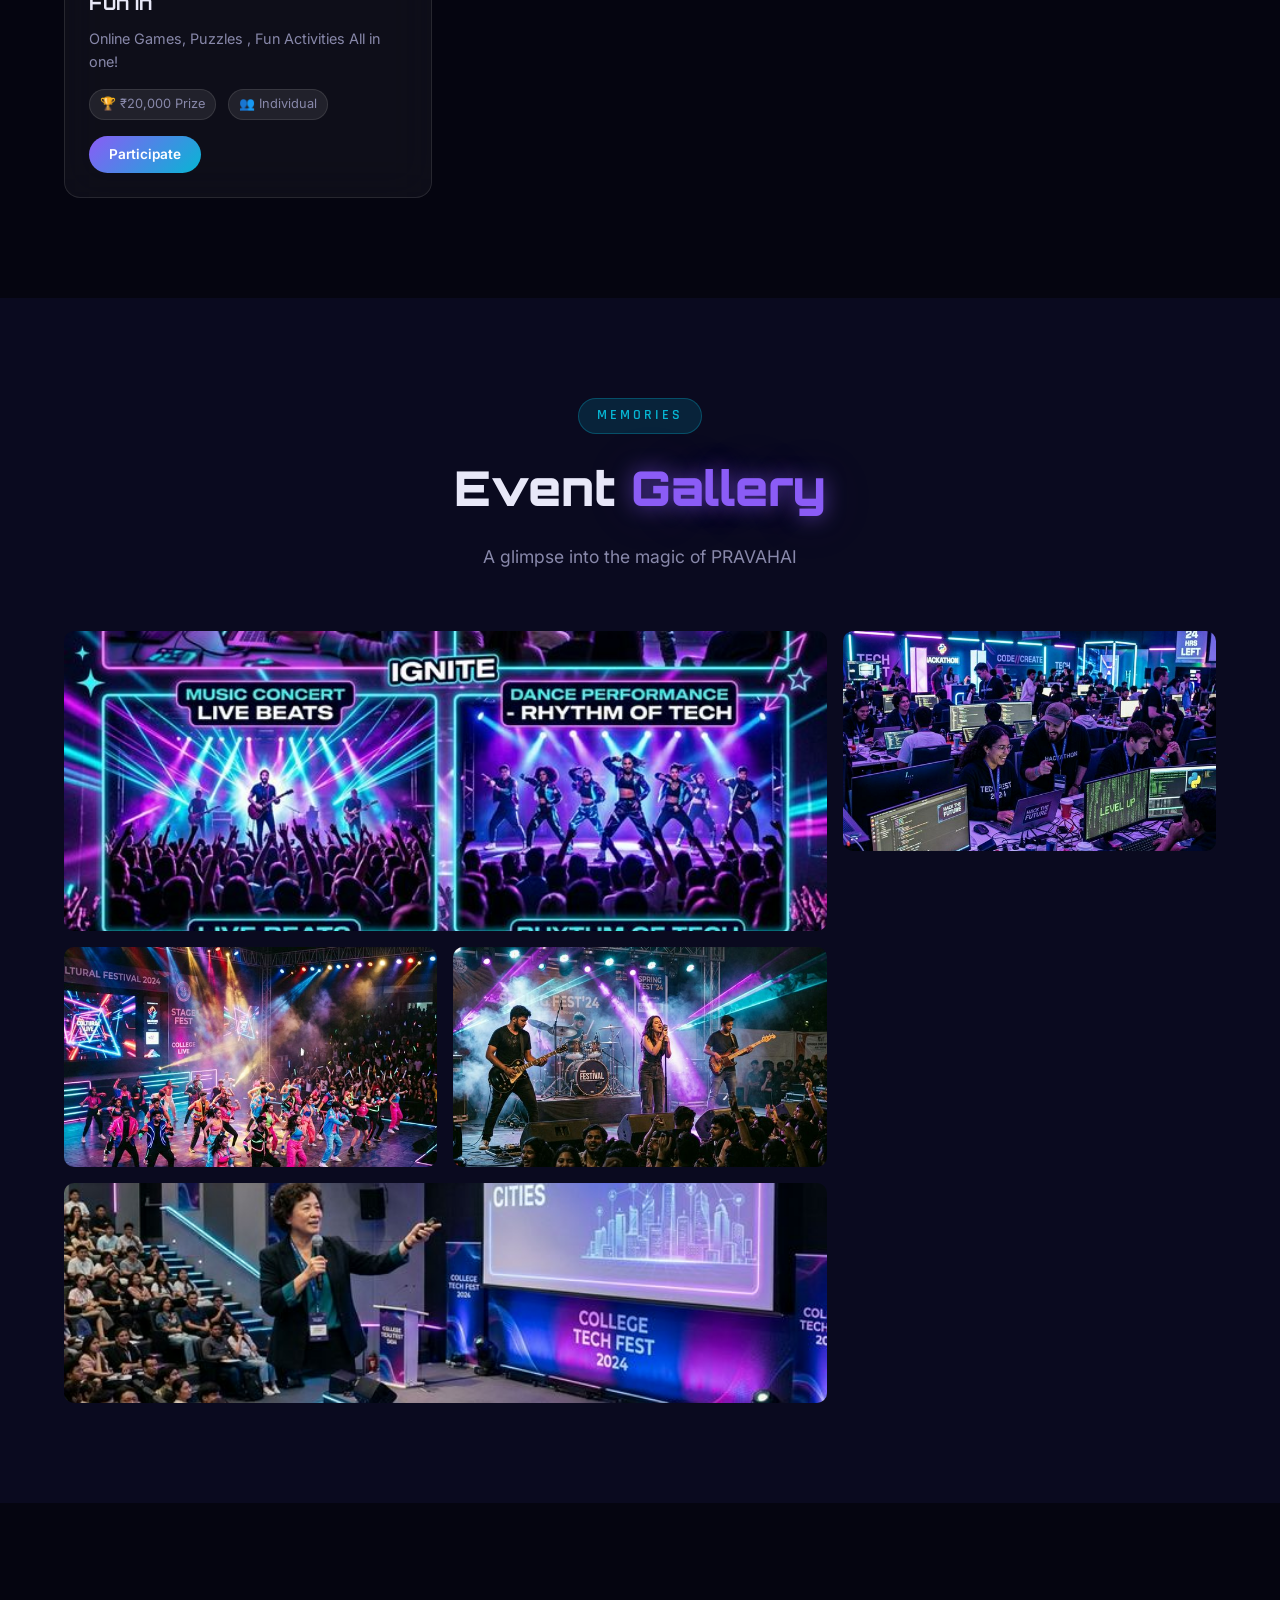
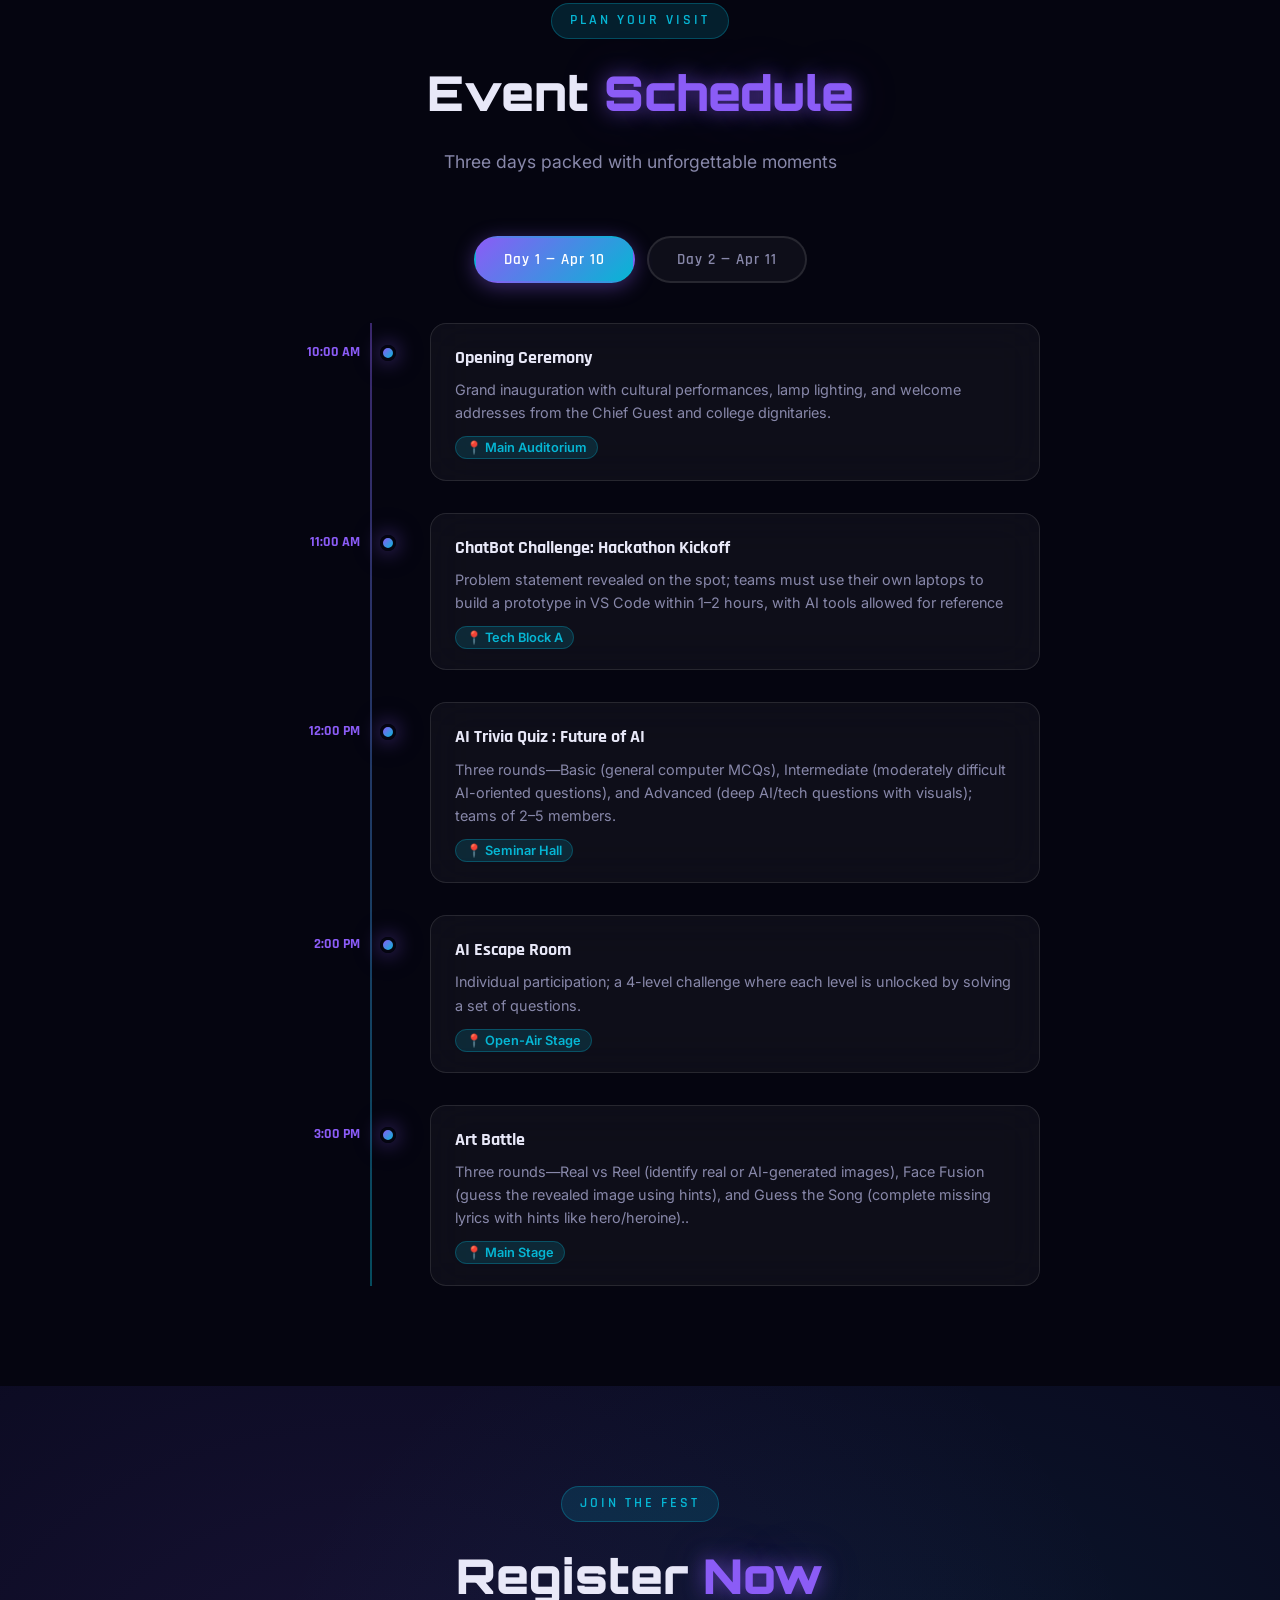
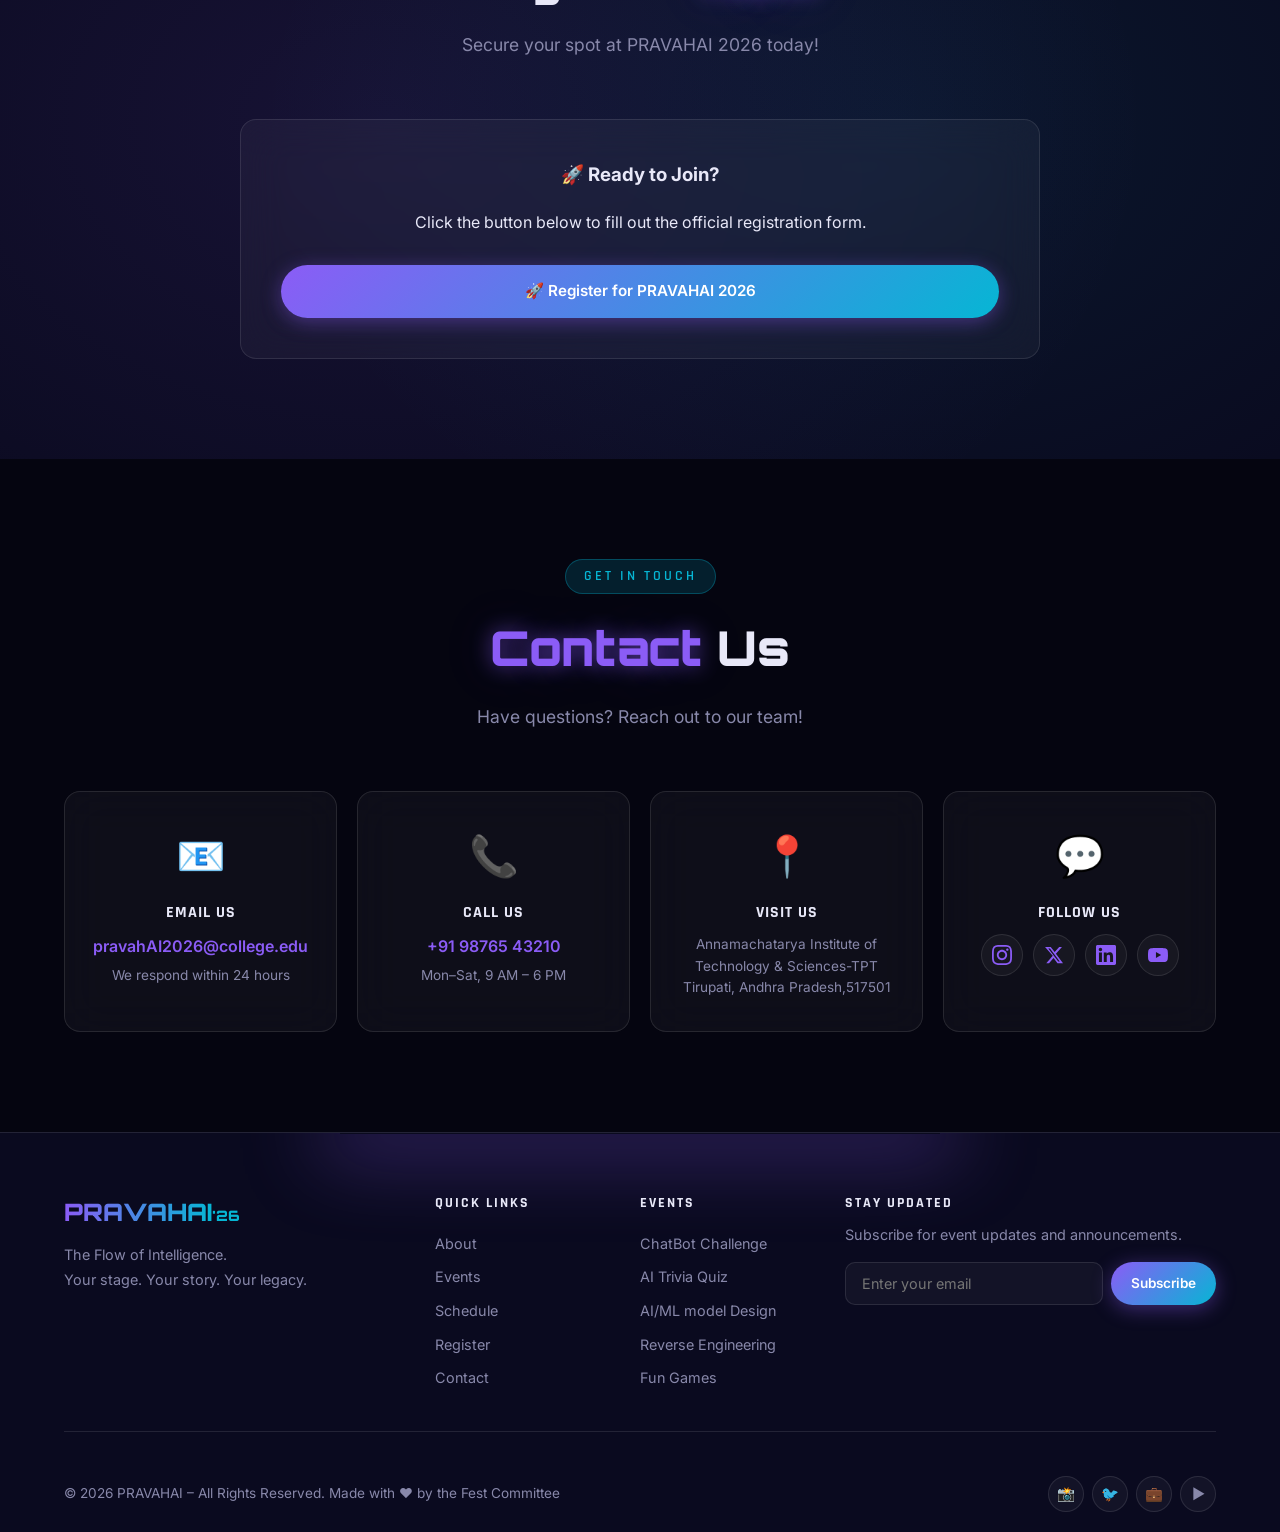
<file: trail.html>
<!DOCTYPE html>
<html lang="en" data-theme="dark">
<head>
  <meta charset="UTF-8" />
  <meta name="viewport" content="width=device-width, initial-scale=1.0" />
  <meta name="description" content="PRAVAHAI 2026 – The Ultimate College Tech & Cultural Fest. Join us for a spectacular blend of technology, music, dance, and innovation." />
  <meta name="keywords" content="college fest, tech event, cultural fest, PRAVAHAI 2026, hackathon, coding contest" />
  <title>PRAVAHAI 2026 – The Ultimate College Fest</title>

  <!-- Google Fonts -->
  <link rel="preconnect" href="https://fonts.googleapis.com" />
  <link rel="preconnect" href="https://fonts.gstatic.com" crossorigin />
  <link href="https://fonts.googleapis.com/css2?family=Orbitron:wght@400;700;900&family=Inter:wght@300;400;500;600;700&family=Rajdhani:wght@400;600;700&display=swap" rel="stylesheet" />

  <!-- Stylesheet -->
  <link rel="stylesheet" href="style.css" />
</head>
<body>

  <!-- ========== PARTICLE CANVAS ========== -->
  <canvas id="particleCanvas"></canvas>

  <!-- ========== NAVBAR ========== -->
  <nav id="navbar">
    <div class="nav-container">
      <a href="#hero" class="nav-logo">
        <span class="logo-text">PRAVAHAI</span>
        <span class="logo-year">'26</span>
      </a>
      <button id="menuToggle" class="menu-toggle" aria-label="Toggle menu">
        <span></span><span></span><span></span>
      </button>
      <ul class="nav-links" id="navLinks">
        <li><a href="#about" class="nav-link">About</a></li>
        <li><a href="#countdown" class="nav-link">Countdown</a></li>
        <li><a href="#events" class="nav-link">Events</a></li>
        <li><a href="#gallery" class="nav-link">Gallery</a></li>
        <li><a href="#schedule" class="nav-link">Schedule</a></li>
        <li><a href="#register" class="nav-link">Register</a></li>
        <li><a href="#contact" class="nav-link">Contact</a></li>
        <li>
          <button id="themeToggle" class="theme-btn" aria-label="Toggle theme">
            <span id="themeIcon">☀️</span>
          </button>
        </li>
      </ul>
    </div>
  </nav>

  <!-- ========== HERO SECTION ========== -->
  <section id="hero">
    <div class="hero-bg-grid"></div>
    <div class="hero-content">
      <div class="hero-badge">🔥 Annual College Fest 2026</div>
      <h1 class="hero-title">
        <span class="title-line">PRAVAHAI</span>
        <span class="title-sub">The Flow of Intelligence</span>
      </h1>
      <p class="hero-tagline">
        Where Technology Meets Creativity.<br />
        <span class="highlight-text">2 Days. 10+ Events. Infinite Memories.</span>
      </p>
      <div class="hero-dates">
        <span class="date-chip">📅 April 10–11, 2026</span>
        <span class="date-chip">📍 Tech Campus Auditorium</span>
      </div>
      <div class="hero-btns">
        <a href="#register" class="btn btn-primary" id="heroRegisterBtn">
          <span>Register Now</span>
          <div class="btn-ripple"></div>
        </a>
        <a href="#events" class="btn btn-secondary">Explore Events</a>
      </div>
      <div class="hero-scroll-hint">
        <div class="scroll-arrow"></div>
        <span>Scroll Down</span>
      </div>
    </div>
    <div class="hero-glow-1"></div>
    <div class="hero-glow-2"></div>
  </section>

  <!-- ========== ABOUT / EVENT DETAILS ========== -->
  <section id="about" class="section">
    <div class="container">
      <div class="section-header fade-in">
        <span class="section-tag">About the Fest</span>
        <h2 class="section-title">Event <span class="neon-text">Details</span></h2>
        <p class="section-subtitle">Everything you need to know about PRAVAHAI 2026</p>
      </div>
      <div class="details-grid fade-in">
        <div class="detail-card glass-card">
          <div class="card-icon">📅</div>
          <h3>Date</h3>
          <p>April 10–11, 2026</p>
          <span class="card-sub">2 Epic Days of Fun</span>
        </div>
        <div class="detail-card glass-card">
          <div class="card-icon">⏰</div>
          <h3>Time</h3>
          <p>10:00 AM – 4:00 PM</p>
          <span class="card-sub">Both Days</span>
        </div>
        <div class="detail-card glass-card">
          <div class="card-icon">📍</div>
          <h3>Venue</h3>
          <p>Annamacharya Institute of Technology & Sciences-TPT</p>
          <span class="card-sub">Main Auditorium & Grounds</span>
        </div>
        <div class="detail-card glass-card">
          <div class="card-icon">👥</div>
          <h3>Participants</h3>
          <p>500+</p>
          <span class="card-sub">Expected Attendees</span>
        </div>
      </div>
      <div class="about-desc fade-in glass-card">
        <h3>About <span class="neon-text">PRAVAHAI</span></h3>
        <p>
          PRAVAHAI – meaning "the flow" – is our college's flagship annual techno-cultural festival that brings
          together the brightest minds and most talented artists from across the campus. With over 10+ events
          spanning technology, science, arts, music, dance, and more, PRAVAHAI is the ultimate platform for
          students to showcase their skills, discover new passions, and make lifelong connections.
        </p>
        <p>
          Featuring industry-leading speakers, mind-bending competitions, dazzling performances, and
          electrifying workshops, PRAVAHAI 2026 promises to be the most spectacular edition yet!
        </p>
        <div class="about-stats">
          <div class="stat"><span class="stat-num">10+</span><span class="stat-label">Events</span></div>
          <div class="stat"><span class="stat-num">50+</span><span class="stat-label">Speakers</span></div>
          <div class="stat"><span class="stat-num">₹5k+</span><span class="stat-label">Prize Pool</span></div>
          <div class="stat"><span class="stat-num">30+</span><span class="stat-label">Colleges</span></div>
        </div>
      </div>
    </div>
  </section>

  <!-- ========== COUNTDOWN TIMER ========== -->
  <section id="countdown" class="section section-alt">
    <div class="countdown-bg"></div>
    <div class="container">
      <div class="section-header fade-in">
        <span class="section-tag">Time Is Ticking</span>
        <h2 class="section-title">Event <span class="neon-text">Countdown</span></h2>
      </div>
      <div class="countdown-wrapper fade-in">
        <div class="countdown-card" id="days-card">
          <div class="count-number" id="countdown-days">00</div>
          <div class="count-label">Days</div>
        </div>
        <div class="countdown-sep">:</div>
        <div class="countdown-card" id="hours-card">
          <div class="count-number" id="countdown-hours">00</div>
          <div class="count-label">Hours</div>
        </div>
        <div class="countdown-sep">:</div>
        <div class="countdown-card" id="mins-card">
          <div class="count-number" id="countdown-mins">00</div>
          <div class="count-label">Minutes</div>
        </div>
        <div class="countdown-sep">:</div>
        <div class="countdown-card" id="secs-card">
          <div class="count-number" id="countdown-secs">00</div>
          <div class="count-label">Seconds</div>
        </div>
      </div>
      <p class="countdown-note fade-in">Until PRAVAHAI 2026 Begins — April 10, 2026</p>
    </div>
  </section>

  
  <!-- ========== EVENTS / ACTIVITIES ========== -->
<section id="events" class="section">
  <div class="container">
    <div class="section-header fade-in">
      <span class="section-tag">What's In Store</span>
      <h2 class="section-title">Events &amp; <span class="neon-text">Activities</span></h2>
      <p class="section-subtitle">Choose your arena and compete for glory</p>
    </div>


    
    <!-- ================= TECHNICAL EVENTS ================= -->
    <h3 class="sub-section-title">💻 Technical Events</h3>
    <br>
    <div class="events-grid fade-in">

      <!-- ChatBot Challenge -->
      <div class="event-card glass-card">
        <div class="event-card-img" style="background-image:url('chatbot')">
          <div class="event-overlay"></div>
          <div class="event-category">💻 Tech</div>
        </div>
        <div class="event-card-body">
          <h3>ChatBot Challenge</h3>
          <p>24-hour hackathon where teams race to build innovative solutions. Bring your A-game!</p>
          <div class="event-meta">
            <span>🏆 ₹50,000 Prize</span>
            <span>👥 Team of 3–5</span>
          </div>
          <a href="#register" class="btn btn-sm">Participate</a>
        </div>
      </div>

      

      <!-- AI Trivia Quiz -->
      <div class="event-card glass-card">
        <div class="event-card-img" style="background-image:url('quiz')">
          <div class="event-overlay"></div>
          <div class="event-category">Tech Quiz </div>
        </div>
        <div class="event-card-body">
          <h3>AI Trivia Quiz</h3>
          <p>Showcase your intelligence in solo or group performances across multiple genres.</p>
          <div class="event-meta">
            <span>🏆 ₹30,000 Prize</span>
            <span>👥 Solo / Group</span>
          </div>
          <a href="#register" class="btn btn-sm">Participate</a>
        </div>
      </div>

      <!-- Model Design -->
      <div class="event-card glass-card">
        <div class="event-card-img" style="background-image:url('img2')">
          <div class="event-overlay"></div>
          <div class="event-category">🤖 AI/ML</div>
        </div>
        <div class="event-card-body">
          <h3>Model Design</h3>
          <p>Model building, innovation, and real world solutions — all welcome!</p>
          <div class="event-meta">
            <span>🏆 ₹25,000 Prize</span>
            <span>👥 Solo / Team</span>
          </div>
          <a href="#register" class="btn btn-sm">Participate</a>
        </div>
      </div>


      
      <!-- Reverse Engineering -->
      <div class="event-card glass-card">
        <div class="event-card-img" style="background-image:url('img2')">
          <div class="event-overlay"></div>
          <div class="event-category">🤖 AI/ML</div>
        </div>
        <div class="event-card-body">
          <h3>Reverse Engineering</h3>
          <p>Break down AI systems to understand how they work and recreate them using your analytical skills.</p>
          <div class="event-meta">
            <span>🔓 Open to All</span>
            <span>📅 All 3 Days</span>
          </div>
          <a href="#register" class="btn btn-sm">Register</a>
        </div>
      </div>

    </div>

    <!-- ================= NON-TECHNICAL EVENTS ================= -->
    <br><h3 class="sub-section-title">🎉 Non-Technical Events</h3><br>
    <div class="events-grid fade-in">

      <!-- AI Escape Room -->
      <div class="event-card glass-card">
        <div class="event-card-img event-card-img--plain" style="background:linear-gradient(135deg,#1a0533,#0a1a4a)">
          <div class="event-category">🤖 AI/ML</div>
          <div class="event-icon-big">🧠</div>
        </div>
        <div class="event-card-body">
          <h3>AI Escape Room</h3>
          <p>Build AI models, compete in ML challenges, and demonstrate the future of intelligent systems.</p>
          <div class="event-meta">
            <span>🏆 ₹40,000 Prize</span>
            <span>👥 Team of 2–4</span>
          </div>
          <a href="#register" class="btn btn-sm">Participate</a>
        </div>
      </div>

           <!-- AI Arena -->
      <div class="event-card glass-card">
        <div class="event-card-img event-card-img--plain" style="background:linear-gradient(135deg,#1a0533,#0a1a4a)">
          <div class="event-category">🎨 Design</div>
          <div class="event-icon-big">🧠</div>
        </div>
        <div class="event-card-body">
          <h3>Art Battle</h3>
          <p>Build AI models, compete in ML challenges, and demonstrate the future of intelligent systems.</p>
          <div class="event-meta">
            <span>🏆 ₹40,000 Prize</span>
            <span>👥 Team of 2–4</span>
          </div>
          <a href="#register" class="btn btn-sm">Participate</a>
        </div>
      </div>
           <!-- AI Arena -->
      <div class="event-card glass-card">
        <div class="event-card-img event-card-img--plain" style="background:linear-gradient(135deg,#1a0533,#0a1a4a)">
          <div class="event-category">🤖 AI/ML</div>
          <div class="event-icon-big">🧠</div>
        </div>
        <div class="event-card-body">
          <h3>Food Without Fire</h3>
          <p>Build AI models, compete in ML challenges, and demonstrate the future of intelligent systems.</p>
          <div class="event-meta">
            <span>🏆 ₹40,000 Prize</span>
            <span>👥 Team of 2–4</span>
          </div>
          <a href="#register" class="btn btn-sm">Participate</a>
        </div>
      </div>
      <!-- PixelCraft -->
      <div class="event-card glass-card">
        <div class="event-card-img event-card-img--plain" style="background:linear-gradient(135deg,#0a2a0a,#1a3a10)">
          <div class="event-category">🎨Games</div>
          <div class="event-icon-big">🖌️</div>
        </div>
        <div class="event-card-body">
          <h3>Fun In</h3>
           <p>Online Games, Puzzles , Fun Activities All in one! </p>

          <!-- <p>UI/UX design competition, digital art showcase, and photography contest all in one!</p> -->
          <div class="event-meta">
            <span>🏆 ₹20,000 Prize</span>
            <span>👥 Individual</span>
          </div>
          <a href="#register" class="btn btn-sm">Participate</a>
        </div>
      </div>

    </div>

  </div>
</section>

  <!-- ========== GALLERY ========== -->
  <section id="gallery" class="section section-alt">
    <div class="container">
      <div class="section-header fade-in">
        <span class="section-tag">Memories</span>
        <h2 class="section-title">Event <span class="neon-text">Gallery</span></h2>
        <p class="section-subtitle">A glimpse into the magic of PRAVAHAI</p>
      </div>
      <div class="gallery-grid fade-in">
        <div class="gallery-item gallery-item--large">
          <img src="img1" alt="PRAVAH Gallery - Festival Highlights" loading="lazy" />
          <div class="gallery-overlay"><span>Festival Highlights</span></div>
        </div>
        <div class="gallery-item">
          <img src="img2" alt="CodeStorm Hackathon" loading="lazy" />
          <div class="gallery-overlay"><span>CodeStorm Hackathon</span></div>
        </div>
        <div class="gallery-item">
          <img src="img3" alt="Rhythm Riot Dance" loading="lazy" />
          <div class="gallery-overlay"><span>Rhythm Riot</span></div>
        </div>
        <div class="gallery-item">
          <img src="img4" alt="Soundwave Music" loading="lazy" />
          <div class="gallery-overlay"><span>Soundwave</span></div>
        </div>
        <div class="gallery-item gallery-item--wide">
          <img src="img5" alt="TechTalks Seminar" loading="lazy" />
          <div class="gallery-overlay"><span>TechTalks</span></div>
        </div>
      </div>
    </div>
  </section>

  <!-- ========== SCHEDULE ========== -->
  <section id="schedule" class="section">
    <div class="container">
      <div class="section-header fade-in">
        <span class="section-tag">Plan Your Visit</span>
        <h2 class="section-title">Event <span class="neon-text">Schedule</span></h2>
        <p class="section-subtitle">Three days packed with unforgettable moments</p>
      </div>

      <div class="schedule-tabs fade-in">
        <button class="tab-btn active" data-day="day1" id="tab-day1">Day 1 — Apr 10</button>
        <button class="tab-btn" data-day="day2" id="tab-day2">Day 2 — Apr 11</button>
      </div>

      <!-- Day 1 -->
      <div class="schedule-content active fade-in" id="day1">
        <div class="timeline">


          <div class="timeline-item">
            <div class="timeline-time">10:00 AM</div>
            <div class="timeline-dot"></div>
            <div class="timeline-card glass-card">
              <h4>Opening Ceremony</h4>
              <p>Grand inauguration with cultural performances, lamp lighting, and welcome addresses from the Chief Guest and college dignitaries.</p>
              <span class="timeline-tag">📍 Main Auditorium</span>
            </div>
          </div>



          <div class="timeline-item">
            <div class="timeline-time">11:00 AM</div>
            <div class="timeline-dot"></div>
            <div class="timeline-card glass-card">
              <h4>ChatBot Challenge: Hackathon Kickoff</h4>
              <p>Problem statement revealed on the spot; 
                teams must use their own laptops to build a prototype in VS Code within 1–2 hours, 
                with AI tools allowed for reference</p>
              <span class="timeline-tag">📍 Tech Block A</span>
            </div>
          </div>




          <div class="timeline-item">
            <div class="timeline-time">12:00 PM</div>
            <div class="timeline-dot"></div>
            <div class="timeline-card glass-card">
              <h4>AI Trivia Quiz : Future of AI</h4>
              <p>Three rounds—Basic (general computer MCQs),
                Intermediate (moderately difficult AI-oriented questions),
                and Advanced (deep AI/tech questions with visuals); teams of 2–5 members.</p>
              <span class="timeline-tag">📍 Seminar Hall</span>
            </div>
          </div>




          <div class="timeline-item">
            <div class="timeline-time">2:00 PM</div>
            <div class="timeline-dot"></div>
            <div class="timeline-card glass-card">
              <h4>AI Escape Room</h4>
              <p> Individual participation; a 4-level challenge where each level is unlocked by solving a set of questions.</p>
              <span class="timeline-tag">📍 Open-Air Stage</span>
            </div>
          </div>



          <div class="timeline-item">
            <div class="timeline-time">3:00 PM</div>
            <div class="timeline-dot"></div>
            <div class="timeline-card glass-card">
              <h4>Art Battle</h4>
              <p>Three rounds—Real vs Reel (identify real or AI-generated images), Face Fusion (guess the revealed image using hints), and Guess the Song (complete missing lyrics with hints like hero/heroine)..</p>
              <span class="timeline-tag">📍 Main Stage</span>
            </div>
          </div>



        </div>
      </div>

      <!-- Day 2 -->
      <div class="schedule-content fade-in" id="day2">
        <div class="timeline">

          <div class="timeline-item">
            <div class="timeline-time">10:00 AM</div>
            <div class="timeline-dot"></div>
            <div class="timeline-card glass-card">
              <h4>Opening Ceremony</h4>
              <p>Grand inauguration with cultural performances, lamp lighting, and welcome addresses from the Chief Guest and college dignitaries.</p>
              <span class="timeline-tag">📍 Main Auditorium</span>
            </div>
          </div>







          <div class="timeline-item">
            <div class="timeline-time">11:00 PM</div>
            <div class="timeline-dot"></div>
            <div class="timeline-card glass-card">
              <h4> AIML Model Design Contest</h4>
              <p>Teams of 2–4 members must build their models in VS Code 
                based on the provided problem statements, with AI tools allowed only for reference.</p>
              <span class="timeline-tag">📍 Design Studio</span>
            </div>
          </div>




          <div class="timeline-item">
            <div class="timeline-time">12:00 PM</div>
            <div class="timeline-dot"></div>
            <div class="timeline-card glass-card">
              <h4> Reverse Engineering</h4>
              <p>Individual or teams of 1–2 members compete across 3 rounds, with hints provided in each round.</p>
              <span class="timeline-tag">📍 Main Stage</span>
            </div>
          </div>







          <div class="timeline-item">
            <div class="timeline-time">2:00 PM</div>
            <div class="timeline-dot"></div>
            <div class="timeline-card glass-card">
              <h4>Food Without Fire</h4>
              <p>Participants bring their own ingredients and prepare a delicious dish without using fire, with the tastiest creation winning.</p>
              <span class="timeline-tag">📍 Conference Hall</span>
            </div>
          </div>










          <div class="timeline-item">
            <div class="timeline-time">3:00 PM</div>
            <div class="timeline-dot"></div>
            <div class="timeline-card glass-card">
              <h4>Fun- In </h4>
              <p>Enjoy exciting activities including online games like Free Fire, BGMI, Ludo, network crash challenges, stalls, and other fun games.</p>
              <span class="timeline-tag">📍 Open Ground</span>
            </div>
          </div>







        </div>
      </div>

      <!-- Day 3 -->
   
    </div>
  </section>

  <!-- ========== REGISTRATION FORM ========== -->
 <section id="register" class="section section-alt">
  <div class="countdown-bg"></div>
  <div class="container">
    <div class="section-header fade-in">
      <span class="section-tag">Join the Fest</span>
      <h2 class="section-title">Register <span class="neon-text">Now</span></h2>
      <p class="section-subtitle">Secure your spot at PRAVAHAI 2026 today!</p>
    </div>

    <div class="form-wrapper fade-in">
      <div class="glass-card form-card" style="text-align:center; padding: 40px;">
        
        <h3 style="margin-bottom: 20px;">🚀 Ready to Join?</h3>
        <p style="margin-bottom: 30px;">
          Click the button below to fill out the official registration form.
        </p>

        <!-- 🔗 Replace this link with your Google Form -->
        <a href="https://forms.gle/YOUR_GOOGLE_FORM_LINK" target="_blank" class="btn btn-primary btn-full">
          🚀 Register for PRAVAHAI 2026
        </a>

      </div>
    </div>
  </div>
</section>
  <!-- ========== CONTACT ========== -->
  <section id="contact" class="section">
    <div class="container">
      <div class="section-header fade-in">
        <span class="section-tag">Get In Touch</span>
        <h2 class="section-title"><span class="neon-text">Contact</span> Us</h2>
        <p class="section-subtitle">Have questions? Reach out to our team!</p>
      </div>
      <div class="contact-grid fade-in">
        <div class="contact-card glass-card">
          <div class="contact-icon">📧</div>
          <h3>Email Us</h3>
          <a href="mailto:pravahai2026@college.edu">pravahAI2026@college.edu</a>
          <p>We respond within 24 hours</p>
        </div>
        <div class="contact-card glass-card">
          <div class="contact-icon">📞</div>
          <h3>Call Us</h3>
          <a href="tel:+919876543210">+91 98765 43210</a>
          <p>Mon–Sat, 9 AM – 6 PM</p>
        </div>
        <div class="contact-card glass-card">
          <div class="contact-icon">📍</div>
          <h3>Visit Us</h3>
          <p>Annamachatarya Institute of Technology & Sciences-TPT<br />Tirupati, Andhra Pradesh,517501</p>
        </div>
        <div class="contact-card glass-card">
          <div class="contact-icon">💬</div>
          <h3>Follow Us</h3>
          <div class="social-links">
            <a href="#" class="social-btn" id="social-instagram" aria-label="Instagram">
              <svg viewBox="0 0 24 24" fill="currentColor" width="20" height="20"><path d="M12 2.163c3.204 0 3.584.012 4.85.07 3.252.148 4.771 1.691 4.919 4.919.058 1.265.069 1.645.069 4.849 0 3.205-.012 3.584-.069 4.849-.149 3.225-1.664 4.771-4.919 4.919-1.266.058-1.644.07-4.85.07-3.204 0-3.584-.012-4.849-.07-3.26-.149-4.771-1.699-4.919-4.92-.058-1.265-.07-1.644-.07-4.849 0-3.204.013-3.583.07-4.849.149-3.227 1.664-4.771 4.919-4.919 1.266-.057 1.645-.069 4.849-.069zm0-2.163c-3.259 0-3.667.014-4.947.072-4.358.2-6.78 2.618-6.98 6.98-.059 1.281-.073 1.689-.073 4.948 0 3.259.014 3.668.072 4.948.2 4.358 2.618 6.78 6.98 6.98 1.281.058 1.689.072 4.948.072 3.259 0 3.668-.014 4.948-.072 4.354-.2 6.782-2.618 6.979-6.98.059-1.28.073-1.689.073-4.948 0-3.259-.014-3.667-.072-4.947-.196-4.354-2.617-6.78-6.979-6.98-1.281-.059-1.69-.073-4.949-.073zm0 5.838c-3.403 0-6.162 2.759-6.162 6.162s2.759 6.163 6.162 6.163 6.162-2.759 6.162-6.163c0-3.403-2.759-6.162-6.162-6.162zm0 10.162c-2.209 0-4-1.79-4-4 0-2.209 1.791-4 4-4s4 1.791 4 4c0 2.21-1.791 4-4 4zm6.406-11.845c-.796 0-1.441.645-1.441 1.44s.645 1.44 1.441 1.44c.795 0 1.439-.645 1.439-1.44s-.644-1.44-1.439-1.44z"/></svg>
            </a>
            <a href="#" class="social-btn" id="social-twitter" aria-label="Twitter / X">
              <svg viewBox="0 0 24 24" fill="currentColor" width="20" height="20"><path d="M18.244 2.25h3.308l-7.227 8.26 8.502 11.24H16.17l-4.714-6.231-5.401 6.231H2.74l7.73-8.835L1.254 2.25H8.08l4.713 6.231zm-1.161 17.52h1.833L7.084 4.126H5.117z"/></svg>
            </a>
            <a href="#" class="social-btn" id="social-linkedin" aria-label="LinkedIn">
              <svg viewBox="0 0 24 24" fill="currentColor" width="20" height="20"><path d="M20.447 20.452h-3.554v-5.569c0-1.328-.027-3.037-1.852-3.037-1.853 0-2.136 1.445-2.136 2.939v5.667H9.351V9h3.414v1.561h.046c.477-.9 1.637-1.85 3.37-1.85 3.601 0 4.267 2.37 4.267 5.455v6.286zM5.337 7.433c-1.144 0-2.063-.926-2.063-2.065 0-1.138.92-2.063 2.063-2.063 1.14 0 2.064.925 2.064 2.063 0 1.139-.925 2.065-2.064 2.065zm1.782 13.019H3.555V9h3.564v11.452zM22.225 0H1.771C.792 0 0 .774 0 1.729v20.542C0 23.227.792 24 1.771 24h20.451C23.2 24 24 23.227 24 22.271V1.729C24 .774 23.2 0 22.222 0h.003z"/></svg>
            </a>
            <a href="#" class="social-btn" id="social-youtube" aria-label="YouTube">
              <svg viewBox="0 0 24 24" fill="currentColor" width="20" height="20"><path d="M23.498 6.186a3.016 3.016 0 0 0-2.122-2.136C19.505 3.545 12 3.545 12 3.545s-7.505 0-9.377.505A3.017 3.017 0 0 0 .502 6.186C0 8.07 0 12 0 12s0 3.93.502 5.814a3.016 3.016 0 0 0 2.122 2.136c1.871.505 9.376.505 9.376.505s7.505 0 9.377-.505a3.015 3.015 0 0 0 2.122-2.136C24 15.93 24 12 24 12s0-3.93-.502-5.814zM9.545 15.568V8.432L15.818 12l-6.273 3.568z"/></svg>
            </a>
          </div>
        </div>
      </div>
    </div>
  </section>

  <!-- ========== FOOTER ========== -->
  <footer id="footer">
    <div class="footer-glow"></div>
    <div class="container">
      <div class="footer-top">
        <div class="footer-brand">
          <span class="nav-logo"><span class="logo-text">PRAVAHAI</span><span class="logo-year">'26</span></span>
          <p>The Flow of Intelligence.<br />Your stage. Your story. Your legacy.</p>
        </div>
        <div class="footer-links">
          <h4>Quick Links</h4>
          <ul>
            <li><a href="#about">About</a></li>
            <li><a href="#events">Events</a></li>
            <li><a href="#schedule">Schedule</a></li>
            <li><a href="#register">Register</a></li>
            <li><a href="#contact">Contact</a></li>
          </ul>
        </div>
        <div class="footer-links">
          <h4>Events</h4>
          <ul>
            <li><a href="#events">ChatBot Challenge</a></li>
            <li><a href="#events"> AI Trivia Quiz</a></li>
            <li><a href="#events">AI/ML model Design</a></li>
            <li><a href="#events">Reverse Engineering</a></li>
            <li><a href="#events">Fun Games</a></li>
          </ul>
        </div>
        <div class="footer-newsletter">
          <h4>Stay Updated</h4>
          <p>Subscribe for event updates and announcements.</p>
          <div class="newsletter-form">
            <input type="email" id="newsletterEmail" placeholder="Enter your email" />
            <button class="btn btn-primary" id="newsletterBtn">Subscribe</button>
          </div>
        </div>
      </div>
      <div class="footer-bottom">
        <p>&copy; 2026 PRAVAHAI – All Rights Reserved. Made with ❤️ by the Fest Committee</p>
        <div class="footer-social">
          <a href="#" aria-label="Instagram">📸</a>
          <a href="#" aria-label="Twitter">🐦</a>
          <a href="#" aria-label="LinkedIn">💼</a>
          <a href="#" aria-label="YouTube">▶️</a>
        </div>
      </div>
    </div>
  </footer>

  <!-- Confetti canvas (hidden until form submit) -->
  <canvas id="confettiCanvas"></canvas>

  <!-- JavaScript -->
  <script src="script.js"></script>
</body>
</html>
</file>
<file: style.css>
/* ============================================================
   PRAVAH 2026 — Style Sheet
   ============================================================ */

/* ---------- 1. CSS CUSTOM PROPERTIES (Tokens) ---------- */
:root {
  /* Colors */
  --clr-bg:          #050510;
  --clr-bg2:         #0a0a1f;
  --clr-surface:     rgba(255,255,255,0.04);
  --clr-surface2:    rgba(255,255,255,0.08);
  --clr-border:      rgba(255,255,255,0.1);
  --clr-text:        #e8e8f8;
  --clr-text-muted:  #8888aa;
  --clr-primary:     #8b5cf6;   /* violet */
  --clr-primary-dim: rgba(139,92,246,0.15);
  --clr-accent:      #06b6d4;   /* cyan */
  --clr-accent-dim:  rgba(6,182,212,0.15);
  --clr-pink:        #ec4899;
  --clr-green:       #10b981;
  --clr-yellow:      #f59e0b;

  /* Neon glows */
  --glow-primary: 0 0 20px rgba(139,92,246,0.6), 0 0 60px rgba(139,92,246,0.2);
  --glow-accent:  0 0 20px rgba(6,182,212,0.6),  0 0 60px rgba(6,182,212,0.2);

  /* Font */
  --font-main:  'Inter', sans-serif;
  --font-title: 'Orbitron', monospace;
  --font-sub:   'Rajdhani', sans-serif;

  /* Misc */
  --radius: 16px;
  --radius-sm: 10px;
  --transition: 0.35s cubic-bezier(0.4,0,0.2,1);
  --section-padding: 100px 0;
  --nav-height: 70px;
}

/* Light theme overrides */
[data-theme="light"] {
  --clr-bg:       #f0f0ff;
  --clr-bg2:      #e8e8fa;
  --clr-surface:  rgba(255,255,255,0.7);
  --clr-surface2: rgba(255,255,255,0.9);
  --clr-border:   rgba(139,92,246,0.2);
  --clr-text:     #1a1a2e;
  --clr-text-muted: #5a5a7a;
  --clr-primary-dim: rgba(139,92,246,0.1);
  --clr-accent-dim:  rgba(6,182,212,0.1);
}

/* ---------- 2. RESET & BASE ---------- */
*, *::before, *::after { box-sizing: border-box; margin: 0; padding: 0; }

html {
  scroll-behavior: smooth;
  font-size: 16px;
}

body {
  font-family: var(--font-main);
  background-color: var(--clr-bg);
  color: var(--clr-text);
  line-height: 1.6;
  overflow-x: hidden;
  transition: background-color var(--transition), color var(--transition);
}

a { text-decoration: none; color: inherit; }
img { width: 100%; height: 100%; object-fit: cover; display: block; }
ul { list-style: none; }
button { cursor: pointer; font-family: var(--font-main); border: none; background: none; }

/* ---------- 3. PARTICLE CANVAS ---------- */
#particleCanvas {
  position: fixed;
  top: 0; left: 0;
  width: 100%; height: 100%;
  pointer-events: none;
  z-index: 0;
  opacity: 0.4;
}

/* ---------- 4. UTILITY CLASSES ---------- */
.container {
  max-width: 1200px;
  margin: 0 auto;
  padding: 0 24px;
  position: relative;
  z-index: 2;
}

.section { padding: var(--section-padding); position: relative; }
.section-alt { background: var(--clr-bg2); }

.glass-card {
  background: var(--clr-surface);
  backdrop-filter: blur(20px);
  -webkit-backdrop-filter: blur(20px);
  border: 1px solid var(--clr-border);
  border-radius: var(--radius);
  transition: transform var(--transition), box-shadow var(--transition), border-color var(--transition);
}

.glass-card:hover {
  transform: translateY(-4px);
  border-color: var(--clr-primary);
  box-shadow: 0 20px 50px rgba(139,92,246,0.15);
}

.neon-text {
  color: var(--clr-primary);
  text-shadow: var(--glow-primary);
}

.highlight-text {
  background: linear-gradient(90deg, var(--clr-primary), var(--clr-accent));
  -webkit-background-clip: text;
  -webkit-text-fill-color: transparent;
  background-clip: text;
}

/* ---------- 5. SECTION HEADERS ---------- */
.section-header {
  text-align: center;
  margin-bottom: 60px;
}

.section-tag {
  display: inline-block;
  font-family: var(--font-sub);
  font-size: 0.85rem;
  font-weight: 600;
  letter-spacing: 3px;
  text-transform: uppercase;
  color: var(--clr-accent);
  background: var(--clr-accent-dim);
  border: 1px solid rgba(6,182,212,0.3);
  padding: 6px 18px;
  border-radius: 30px;
  margin-bottom: 16px;
}

.section-title {
  font-family: var(--font-title);
  font-size: clamp(2rem, 4vw, 3rem);
  font-weight: 900;
  color: var(--clr-text);
  margin-bottom: 16px;
}

.section-subtitle {
  font-size: 1.1rem;
  color: var(--clr-text-muted);
  max-width: 600px;
  margin: 0 auto;
}

/* ---------- 6. BUTTONS ---------- */
.btn {
  display: inline-flex;
  align-items: center;
  justify-content: center;
  gap: 8px;
  padding: 14px 32px;
  border-radius: 50px;
  font-weight: 600;
  font-size: 0.95rem;
  position: relative;
  overflow: hidden;
  transition: all var(--transition);
  cursor: pointer;
  text-decoration: none;
}

.btn-primary {
  background: linear-gradient(135deg, var(--clr-primary), var(--clr-accent));
  color: #fff;
  box-shadow: 0 4px 20px rgba(139,92,246,0.4);
}
.btn-primary:hover {
  transform: translateY(-2px) scale(1.03);
  box-shadow: 0 8px 30px rgba(139,92,246,0.6);
}

.btn-secondary {
  background: transparent;
  color: var(--clr-text);
  border: 2px solid var(--clr-border);
}
.btn-secondary:hover {
  border-color: var(--clr-primary);
  color: var(--clr-primary);
  box-shadow: var(--glow-primary);
}

.btn-sm {
  padding: 8px 20px;
  font-size: 0.85rem;
  border-radius: 30px;
  background: linear-gradient(135deg, var(--clr-primary), var(--clr-accent));
  color: #fff;
  font-weight: 600;
  transition: all var(--transition);
}
.btn-sm:hover {
  transform: scale(1.05);
  box-shadow: 0 6px 20px rgba(139,92,246,0.5);
}

.btn-full { width: 100%; }

/* Ripple effect */
.btn-ripple {
  position: absolute;
  inset: 0;
  background: radial-gradient(circle at center, rgba(255,255,255,0.25) 0%, transparent 70%);
  opacity: 0;
  transform: scale(0);
  transition: opacity 0.6s, transform 0.6s;
}
.btn:active .btn-ripple {
  opacity: 1;
  transform: scale(2);
  transition: none;
}

/* ---------- 7. NAVBAR ---------- */
#navbar {
  position: fixed;
  top: 0; left: 0; right: 0;
  height: var(--nav-height);
  z-index: 1000;
  transition: all var(--transition);
}

#navbar.scrolled {
  background: rgba(5,5,16,0.8);
  backdrop-filter: blur(20px);
  -webkit-backdrop-filter: blur(20px);
  border-bottom: 1px solid var(--clr-border);
  box-shadow: 0 4px 30px rgba(0,0,0,0.3);
}

[data-theme="light"] #navbar.scrolled {
  background: rgba(240,240,255,0.85);
}

.nav-container {
  display: flex;
  align-items: center;
  justify-content: space-between;
  height: 100%;
  max-width: 1200px;
  margin: 0 auto;
  padding: 0 24px;
}

.nav-logo {
  font-family: var(--font-title);
  font-weight: 900;
  font-size: 1.5rem;
  display: flex;
  align-items: baseline;
  gap: 2px;
}

.logo-text {
  background: linear-gradient(90deg, var(--clr-primary), var(--clr-accent));
  -webkit-background-clip: text;
  -webkit-text-fill-color: transparent;
  background-clip: text;
}

.logo-year {
  font-size: 0.9rem;
  color: var(--clr-accent);
  -webkit-text-fill-color: var(--clr-accent);
}

.nav-links {
  display: flex;
  align-items: center;
  gap: 6px;
}

.nav-link {
  padding: 6px 14px;
  border-radius: 30px;
  font-size: 0.9rem;
  font-weight: 500;
  color: var(--clr-text-muted);
  transition: all var(--transition);
}
.nav-link:hover {
  color: var(--clr-primary);
  background: var(--clr-primary-dim);
}

.theme-btn {
  width: 40px; height: 40px;
  border-radius: 50%;
  background: var(--clr-surface);
  border: 1px solid var(--clr-border);
  display: flex; align-items: center; justify-content: center;
  font-size: 1.1rem;
  transition: all var(--transition);
}
.theme-btn:hover { border-color: var(--clr-primary); transform: rotate(20deg); }

.menu-toggle {
  display: none;
  flex-direction: column;
  gap: 5px;
  padding: 8px;
}
.menu-toggle span {
  width: 24px; height: 2px;
  background: var(--clr-text);
  border-radius: 2px;
  transition: all var(--transition);
}

/* ---------- 8. HERO SECTION ---------- */
#hero {
  min-height: 100vh;
  display: flex;
  align-items: center;
  justify-content: center;
  text-align: center;
  position: relative;
  overflow: hidden;
  padding-top: var(--nav-height);
  background: radial-gradient(ellipse 80% 60% at 50% 0%, rgba(139,92,246,0.25) 0%, transparent 70%),
              radial-gradient(ellipse 60% 40% at 80% 80%, rgba(6,182,212,0.15) 0%, transparent 60%),
              var(--clr-bg);
}

.hero-bg-grid {
  position: absolute;
  inset: 0;
  background-image:
    linear-gradient(var(--clr-border) 1px, transparent 1px),
    linear-gradient(90deg, var(--clr-border) 1px, transparent 1px);
  background-size: 60px 60px;
  mask-image: radial-gradient(ellipse 80% 70% at 50% 50%, black, transparent);
  -webkit-mask-image: radial-gradient(ellipse 80% 70% at 50% 50%, black, transparent);
  opacity: 0.4;
}

.hero-content {
  position: relative;
  z-index: 2;
  max-width: 900px;
  padding: 40px 24px;
}

.hero-badge {
  display: inline-block;
  font-family: var(--font-sub);
  font-size: 0.9rem;
  font-weight: 600;
  letter-spacing: 2px;
  color: var(--clr-yellow);
  background: rgba(245,158,11,0.1);
  border: 1px solid rgba(245,158,11,0.3);
  padding: 8px 20px;
  border-radius: 30px;
  margin-bottom: 24px;
  animation: fadeSlideDown 0.8s ease both;
}

.hero-title {
  font-family: var(--font-title);
  display: flex;
  flex-direction: column;
  align-items: center;
  margin-bottom: 24px;
}

.title-line {
  font-size: clamp(4rem, 14vw, 10rem);
  font-weight: 900;
  line-height: 1;
  background: linear-gradient(135deg, #c084fc 0%, #818cf8 30%, #06b6d4 70%, #a855f7 100%);
  -webkit-background-clip: text;
  -webkit-text-fill-color: transparent;
  background-clip: text;
  text-shadow: none;
  filter: drop-shadow(0 0 40px rgba(139,92,246,0.5));
  animation: fadeSlideDown 0.9s ease 0.1s both;
  background-size: 200%;
  animation: fadeSlideDown 0.9s ease 0.1s both, shimmer 4s linear infinite;
}

@keyframes shimmer {
  0% { background-position: 0% 50%; }
  50% { background-position: 100% 50%; }
  100% { background-position: 0% 50%; }
}

.title-sub {
  font-family: var(--font-sub);
  font-size: clamp(1rem, 3vw, 1.5rem);
  font-weight: 400;
  letter-spacing: 6px;
  color: var(--clr-accent);
  -webkit-text-fill-color: var(--clr-accent);
  text-transform: uppercase;
  margin-top: 8px;
  animation: fadeSlideDown 1s ease 0.2s both;
}

.hero-tagline {
  font-size: clamp(1rem, 2.5vw, 1.3rem);
  color: var(--clr-text-muted);
  line-height: 1.8;
  margin-bottom: 28px;
  animation: fadeSlideDown 1s ease 0.3s both;
}

.hero-dates {
  display: flex;
  gap: 12px;
  justify-content: center;
  flex-wrap: wrap;
  margin-bottom: 36px;
  animation: fadeSlideDown 1s ease 0.4s both;
}

.date-chip {
  font-family: var(--font-sub);
  font-size: 0.95rem;
  font-weight: 600;
  padding: 8px 20px;
  border-radius: 30px;
  background: var(--clr-surface);
  border: 1px solid var(--clr-border);
  color: var(--clr-text);
  backdrop-filter: blur(10px);
}

.hero-btns {
  display: flex;
  gap: 16px;
  justify-content: center;
  flex-wrap: wrap;
  margin-bottom: 60px;
  animation: fadeSlideDown 1s ease 0.5s both;
}

.hero-scroll-hint {
  position: absolute;
  bottom: 40px;
  left: 50%;
  transform: translateX(-50%);
  display: flex;
  flex-direction: column;
  align-items: center;
  gap: 8px;
  color: var(--clr-text-muted);
  font-size: 0.75rem;
  letter-spacing: 2px;
  text-transform: uppercase;
  animation: fadeSlideDown 1.2s ease 0.8s both;
}

.scroll-arrow {
  width: 24px; height: 24px;
  border-right: 2px solid var(--clr-primary);
  border-bottom: 2px solid var(--clr-primary);
  transform: rotate(45deg);
  animation: arrowBounce 1.5s ease-in-out infinite;
}

@keyframes arrowBounce {
  0%, 100% { transform: rotate(45deg) translateY(0); }
  50%       { transform: rotate(45deg) translateY(6px); }
}

.hero-glow-1 {
  position: absolute;
  width: 600px; height: 600px;
  border-radius: 50%;
  background: radial-gradient(circle, rgba(139,92,246,0.2), transparent 70%);
  top: -200px; left: -200px;
  pointer-events: none;
  animation: floatGlow 8s ease-in-out infinite;
}

.hero-glow-2 {
  position: absolute;
  width: 500px; height: 500px;
  border-radius: 50%;
  background: radial-gradient(circle, rgba(6,182,212,0.15), transparent 70%);
  bottom: -150px; right: -150px;
  pointer-events: none;
  animation: floatGlow 10s ease-in-out infinite reverse;
}

@keyframes floatGlow {
  0%, 100% { transform: translate(0,0) scale(1); }
  33%       { transform: translate(30px,-20px) scale(1.05); }
  66%       { transform: translate(-20px,15px) scale(0.95); }
}

@keyframes fadeSlideDown {
  from { opacity: 0; transform: translateY(-30px); }
  to   { opacity: 1; transform: translateY(0); }
}

/* ---------- 9. ABOUT / DETAILS ---------- */
.details-grid {
  display: grid;
  grid-template-columns: repeat(4, 1fr);
  gap: 20px;
  margin-bottom: 32px;
}

.detail-card {
  padding: 32px 20px;
  text-align: center;
  position: relative;
  overflow: hidden;
}
.detail-card::before {
  content: '';
  position: absolute;
  inset: 0;
  background: linear-gradient(135deg, var(--clr-primary-dim), var(--clr-accent-dim));
  opacity: 0;
  transition: opacity var(--transition);
}
.detail-card:hover::before { opacity: 1; }

.card-icon {
  font-size: 2.5rem;
  margin-bottom: 12px;
  display: block;
  filter: drop-shadow(0 0 12px rgba(139,92,246,0.5));
}
.detail-card h3 {
  font-family: var(--font-sub);
  font-size: 0.85rem;
  font-weight: 600;
  letter-spacing: 2px;
  text-transform: uppercase;
  color: var(--clr-text-muted);
  margin-bottom: 6px;
}
.detail-card p {
  font-family: var(--font-title);
  font-size: 1.1rem;
  font-weight: 700;
  color: var(--clr-text);
}
.card-sub {
  font-size: 0.8rem;
  color: var(--clr-text-muted);
  margin-top: 4px;
  display: block;
}

.about-desc {
  padding: 40px;
}
.about-desc h3 {
  font-family: var(--font-title);
  font-size: 1.6rem;
  font-weight: 900;
  margin-bottom: 16px;
}
.about-desc p {
  color: var(--clr-text-muted);
  margin-bottom: 16px;
  font-size: 1.05rem;
  line-height: 1.8;
}

.about-stats {
  display: grid;
  grid-template-columns: repeat(4, 1fr);
  gap: 20px;
  margin-top: 32px;
  padding-top: 32px;
  border-top: 1px solid var(--clr-border);
}

.stat {
  text-align: center;
  display: flex;
  flex-direction: column;
  gap: 4px;
}
.stat-num {
  font-family: var(--font-title);
  font-size: 1.8rem;
  font-weight: 900;
  background: linear-gradient(90deg, var(--clr-primary), var(--clr-accent));
  -webkit-background-clip: text;
  -webkit-text-fill-color: transparent;
  background-clip: text;
}
.stat-label {
  font-family: var(--font-sub);
  font-size: 0.85rem;
  font-weight: 600;
  color: var(--clr-text-muted);
  letter-spacing: 1px;
  text-transform: uppercase;
}

/* ---------- 10. COUNTDOWN ---------- */
.countdown-bg {
  position: absolute;
  inset: 0;
  background:
    radial-gradient(ellipse 60% 80% at 30% 50%, rgba(139,92,246,0.1), transparent),
    radial-gradient(ellipse 50% 70% at 70% 50%, rgba(6,182,212,0.08), transparent);
  pointer-events: none;
}

.countdown-wrapper {
  display: flex;
  align-items: center;
  justify-content: center;
  gap: 16px;
  flex-wrap: wrap;
}

.countdown-card {
  background: var(--clr-surface);
  backdrop-filter: blur(20px);
  border: 1px solid var(--clr-border);
  border-radius: var(--radius);
  padding: 32px 40px;
  text-align: center;
  min-width: 140px;
  position: relative;
  overflow: hidden;
  transition: all var(--transition);
}
.countdown-card::after {
  content: '';
  position: absolute;
  top: 0; left: 0; right: 0;
  height: 2px;
  background: linear-gradient(90deg, var(--clr-primary), var(--clr-accent));
}
.countdown-card:hover {
  transform: translateY(-6px);
  border-color: var(--clr-primary);
  box-shadow: var(--glow-primary);
}

.count-number {
  font-family: var(--font-title);
  font-size: clamp(2.5rem, 6vw, 4.5rem);
  font-weight: 900;
  line-height: 1;
  background: linear-gradient(135deg, var(--clr-primary), var(--clr-accent));
  -webkit-background-clip: text;
  -webkit-text-fill-color: transparent;
  background-clip: text;
  transition: transform 0.3s ease;
}
.count-flip { animation: flipCount 0.3s ease; }
@keyframes flipCount {
  0%   { transform: rotateX(90deg); opacity: 0; }
  100% { transform: rotateX(0deg);  opacity: 1; }
}

.count-label {
  font-family: var(--font-sub);
  font-size: 0.85rem;
  font-weight: 600;
  letter-spacing: 3px;
  text-transform: uppercase;
  color: var(--clr-text-muted);
  margin-top: 8px;
}

.countdown-sep {
  font-family: var(--font-title);
  font-size: 3rem;
  font-weight: 900;
  background: linear-gradient(135deg, var(--clr-primary), var(--clr-accent));
  -webkit-background-clip: text;
  -webkit-text-fill-color: transparent;
  background-clip: text;
  animation: blinkSep 1s step-start infinite;
}
@keyframes blinkSep { 50% { opacity: 0; } }

.countdown-note {
  text-align: center;
  color: var(--clr-text-muted);
  font-size: 0.95rem;
  margin-top: 28px;
  font-family: var(--font-sub);
  letter-spacing: 1px;
}

/* ---------- 11. EVENTS CARDS ---------- */
.events-grid {
  display: grid;
  grid-template-columns: repeat(3, 1fr);
  gap: 24px;
}

.event-card {
  overflow: hidden;
  padding: 0;
}

.event-card-img {
  height: 200px;
  position: relative;
  overflow: hidden;
  background-size: cover, cover, cover;
  background-position: center, center, center;
  background-repeat: no-repeat, no-repeat, no-repeat;
}
.event-card-img img { transition: transform 0.5s ease; }
.event-card:hover .event-card-img img { transform: scale(1.1); }

.event-card-img--plain {
  display: flex;
  align-items: center;
  justify-content: center;
}
.event-icon-big {
  font-size: 5rem;
  filter: drop-shadow(0 0 20px rgba(139,92,246,0.6));
  animation: pulseIcon 2s ease-in-out infinite;
}
@keyframes pulseIcon {
  0%, 100% { transform: scale(1); }
  50%       { transform: scale(1.1); }
}

.event-overlay {
  position: absolute;
  inset: 0;
  background: linear-gradient(to top, rgba(5,5,16,0.9), rgba(5,5,16,0.2));
  transition: opacity var(--transition);
}
.event-card:hover .event-overlay { opacity: 0.7; }

.event-category {
  position: absolute;
  top: 12px; left: 12px;
  font-family: var(--font-sub);
  font-size: 0.8rem;
  font-weight: 700;
  letter-spacing: 1px;
  color: #fff;
  background: rgba(139,92,246,0.8);
  backdrop-filter: blur(10px);
  padding: 4px 12px;
  border-radius: 20px;
  z-index: 2;
}

.event-card-body {
  padding: 24px;
}
.event-card-body h3 {
  font-family: var(--font-title);
  font-size: 1.2rem;
  font-weight: 700;
  margin-bottom: 8px;
  color: var(--clr-text);
}
.event-card-body p {
  color: var(--clr-text-muted);
  font-size: 0.9rem;
  line-height: 1.6;
  margin-bottom: 16px;
}
.event-meta {
  display: flex;
  gap: 12px;
  flex-wrap: wrap;
  font-size: 0.8rem;
  color: var(--clr-text-muted);
  margin-bottom: 16px;
}
.event-meta span {
  background: var(--clr-surface2);
  padding: 4px 10px;
  border-radius: 20px;
  border: 1px solid var(--clr-border);
}

/* ---------- 12. GALLERY ---------- */
.gallery-grid {
  display: grid;
  grid-template-columns: repeat(3, 1fr);
  grid-template-rows: auto;
  gap: 16px;
}

.gallery-item {
  border-radius: var(--radius-sm);
  overflow: hidden;
  position: relative;
  height: 220px;
  cursor: pointer;
}
.gallery-item--large {
  grid-column: span 2;
  height: 300px;
}
.gallery-item--wide {
  grid-column: span 2;
  height: 220px;
}

.gallery-item img {
  transition: transform 0.5s ease;
}
.gallery-item:hover img { transform: scale(1.08); }

.gallery-overlay {
  position: absolute;
  inset: 0;
  background: linear-gradient(to top, rgba(5,5,16,0.85), transparent 50%);
  display: flex;
  align-items: flex-end;
  padding: 16px;
  opacity: 0;
  transition: opacity var(--transition);
}
.gallery-item:hover .gallery-overlay { opacity: 1; }
.gallery-overlay span {
  font-family: var(--font-sub);
  font-size: 1rem;
  font-weight: 600;
  color: #fff;
  letter-spacing: 1px;
}

/* ---------- 13. SCHEDULE TABS & TIMELINE ---------- */
.schedule-tabs {
  display: flex;
  gap: 12px;
  justify-content: center;
  margin-bottom: 40px;
  flex-wrap: wrap;
}

.tab-btn {
  padding: 12px 28px;
  border-radius: 50px;
  font-size: 0.95rem;
  font-weight: 600;
  font-family: var(--font-sub);
  letter-spacing: 1px;
  border: 2px solid var(--clr-border);
  color: var(--clr-text-muted);
  background: var(--clr-surface);
  transition: all var(--transition);
}
.tab-btn:hover {
  border-color: var(--clr-primary);
  color: var(--clr-primary);
}
.tab-btn.active {
  background: linear-gradient(135deg, var(--clr-primary), var(--clr-accent));
  border-color: transparent;
  color: #fff;
  box-shadow: 0 4px 20px rgba(139,92,246,0.4);
}

.schedule-content { display: none; }
.schedule-content.active { display: block; }

.timeline {
  position: relative;
  max-width: 800px;
  margin: 0 auto;
}
.timeline::before {
  content: '';
  position: absolute;
  top: 0; bottom: 0;
  left: 130px;
  width: 2px;
  background: linear-gradient(to bottom, var(--clr-primary), var(--clr-accent));
  opacity: 0.4;
}

.timeline-item {
  display: grid;
  grid-template-columns: 120px 30px 1fr;
  gap: 20px;
  align-items: flex-start;
  margin-bottom: 32px;
}
.timeline-item:last-child { margin-bottom: 0; }

.timeline-time {
  font-family: var(--font-sub);
  font-size: 0.9rem;
  font-weight: 700;
  color: var(--clr-primary);
  padding-top: 18px;
  text-align: right;
}

.timeline-dot {
  width: 16px; height: 16px;
  border-radius: 50%;
  background: linear-gradient(135deg, var(--clr-primary), var(--clr-accent));
  border: 3px solid var(--clr-bg);
  box-shadow: var(--glow-primary);
  margin-top: 22px;
  position: relative;
  z-index: 1;
  flex-shrink: 0;
}

.timeline-card {
  padding: 20px 24px;
}
.timeline-card h4 {
  font-family: var(--font-sub);
  font-size: 1.1rem;
  font-weight: 700;
  color: var(--clr-text);
  margin-bottom: 6px;
}
.timeline-card p {
  font-size: 0.9rem;
  color: var(--clr-text-muted);
  line-height: 1.6;
  margin-bottom: 10px;
}
.timeline-tag {
  font-size: 0.8rem;
  font-weight: 600;
  color: var(--clr-accent);
  background: var(--clr-accent-dim);
  padding: 3px 10px;
  border-radius: 20px;
  border: 1px solid rgba(6,182,212,0.3);
}

/* ---------- 14. REGISTRATION FORM ---------- */
.form-wrapper {
  max-width: 800px;
  margin: 0 auto;
}

.form-card { padding: 48px; }

.form-row {
  display: grid;
  grid-template-columns: 1fr 1fr;
  gap: 20px;
  margin-bottom: 20px;
}

.form-group {
  display: flex;
  flex-direction: column;
  gap: 6px;
}
.form-group--full {
  grid-column: span 2;
  margin-bottom: 20px;
}

.form-group label {
  font-size: 0.9rem;
  font-weight: 600;
  color: var(--clr-text-muted);
  font-family: var(--font-sub);
  letter-spacing: 0.5px;
}

.form-group input,
.form-group select,
.form-group textarea {
  padding: 14px 18px;
  border-radius: var(--radius-sm);
  border: 1px solid var(--clr-border);
  background: var(--clr-surface);
  color: var(--clr-text);
  font-family: var(--font-main);
  font-size: 0.95rem;
  transition: all var(--transition);
  outline: none;
  -webkit-appearance: none;
  appearance: none;
}
.form-group textarea { resize: vertical; min-height: 80px; }
.form-group select {
  background-image: url("data:image/svg+xml,%3csvg xmlns='http://www.w3.org/2000/svg' fill='none' viewBox='0 0 20 20'%3e%3cpath stroke='%238888aa' stroke-linecap='round' stroke-linejoin='round' stroke-width='1.5' d='M6 8l4 4 4-4'/%3e%3c/svg%3e");
  background-repeat: no-repeat;
  background-position: right 12px center;
  background-size: 20px;
  padding-right: 40px;
  cursor: pointer;
}

.form-group input:focus,
.form-group select:focus,
.form-group textarea:focus {
  border-color: var(--clr-primary);
  box-shadow: 0 0 0 3px rgba(139,92,246,0.15);
}

.form-group input.error,
.form-group select.error,
.form-group textarea.error {
  border-color: var(--clr-pink);
  box-shadow: 0 0 0 3px rgba(236,72,153,0.1);
}

.form-error {
  font-size: 0.8rem;
  color: var(--clr-pink);
  min-height: 18px;
  display: block;
}

.form-check {
  flex-direction: row;
  align-items: flex-start;
  gap: 10px;
  margin-bottom: 28px;
}
.form-check input[type="checkbox"] {
  width: 18px; height: 18px;
  flex-shrink: 0;
  margin-top: 2px;
  accent-color: var(--clr-primary);
  cursor: pointer;
}
.form-check label {
  font-weight: 400;
  font-size: 0.9rem;
  color: var(--clr-text-muted);
  cursor: pointer;
}
.form-check label a { color: var(--clr-primary); }

/* Success card */
.success-card {
  text-align: center;
  padding: 60px 40px;
}
.success-icon { font-size: 5rem; margin-bottom: 20px; animation: bounceIn 0.6s ease; }
@keyframes bounceIn {
  0%   { transform: scale(0); opacity: 0; }
  60%  { transform: scale(1.2); }
  100% { transform: scale(1); opacity: 1; }
}
.success-card h3 {
  font-family: var(--font-title);
  font-size: 2rem;
  margin-bottom: 12px;
  background: linear-gradient(90deg, var(--clr-primary), var(--clr-accent));
  -webkit-background-clip: text;
  -webkit-text-fill-color: transparent;
  background-clip: text;
}
.success-card p {
  color: var(--clr-text-muted);
  font-size: 1.05rem;
  margin-bottom: 20px;
  line-height: 1.8;
}
.success-confetti-msg {
  font-family: var(--font-sub);
  font-size: 1rem;
  color: var(--clr-yellow);
  background: rgba(245,158,11,0.05);
  border: 1px solid rgba(245,158,11,0.2);
  padding: 10px 20px;
  border-radius: 30px;
  display: inline-block;
  margin-bottom: 28px;
}

/* ---------- 15. CONTACT ---------- */
.contact-grid {
  display: grid;
  grid-template-columns: repeat(4, 1fr);
  gap: 20px;
}

.contact-card {
  padding: 32px 24px;
  text-align: center;
}
.contact-icon { font-size: 2.5rem; margin-bottom: 12px; }
.contact-card h3 {
  font-family: var(--font-sub);
  font-size: 1rem;
  font-weight: 700;
  color: var(--clr-text);
  margin-bottom: 8px;
  letter-spacing: 1px;
  text-transform: uppercase;
}
.contact-card a {
  color: var(--clr-primary);
  font-weight: 600;
  display: block;
  margin-bottom: 6px;
  transition: text-shadow var(--transition);
}
.contact-card a:hover { text-shadow: var(--glow-primary); }
.contact-card p { font-size: 0.85rem; color: var(--clr-text-muted); }

.social-links {
  display: flex;
  gap: 10px;
  justify-content: center;
  align-items: center;
  margin-top: 8px;
}

.social-btn {
  width: 42px;
  height: 42px;
  border-radius: 50%;
  background: var(--clr-surface);
  border: 1px solid var(--clr-border);
  line-height:0;
  display: flex;
  align-items: center;
  justify-content: center;

  color: var(--clr-text-muted);
  transition: all var(--transition);
}

.social-btn svg {
  width: 20px;
  margin:auto;
  height: 40px;
  display: block; /* important */
}
.social-btn:hover {
  background: var(--clr-primary-dim);
  border-color: var(--clr-primary);
  color: var(--clr-primary);
  transform: translateY(-3px);
  box-shadow: var(--glow-primary);
}

/* ---------- 16. FOOTER ---------- */
#footer {
  position: relative;
  background: var(--clr-bg2);
  border-top: 1px solid var(--clr-border);
  overflow: hidden;
  padding: 60px 0 0;
}
.footer-glow {
  position: absolute;
  top: 0; left: 50%;
  transform: translateX(-50%);
  width: 600px; height: 1px;
  box-shadow: 0 0 80px 20px rgba(139,92,246,0.4);
}

.footer-top {
  display: grid;
  grid-template-columns: 2fr 1fr 1fr 2fr;
  gap: 40px;
  padding-bottom: 40px;
  border-bottom: 1px solid var(--clr-border);
  margin-bottom: 24px;
}

.footer-brand .nav-logo { margin-bottom: 12px; display: inline-block; }
.footer-brand p { color: var(--clr-text-muted); font-size: 0.9rem; line-height: 1.7; }

.footer-links h4 {
  font-family: var(--font-sub);
  font-size: 0.85rem;
  font-weight: 700;
  letter-spacing: 2px;
  text-transform: uppercase;
  color: var(--clr-text);
  margin-bottom: 16px;
}
.footer-links ul { display: flex; flex-direction: column; gap: 8px; }
.footer-links a {
  color: var(--clr-text-muted);
  font-size: 0.9rem;
  transition: color var(--transition);
}
.footer-links a:hover { color: var(--clr-primary); }

.footer-newsletter h4 {
  font-family: var(--font-sub);
  font-size: 0.85rem;
  font-weight: 700;
  letter-spacing: 2px;
  text-transform: uppercase;
  color: var(--clr-text);
  margin-bottom: 8px;
}
.footer-newsletter p { color: var(--clr-text-muted); font-size: 0.9rem; margin-bottom: 16px; }
.newsletter-form { display: flex; gap: 8px; }
.newsletter-form input {
  flex: 1;
  padding: 12px 16px;
  border-radius: var(--radius-sm);
  border: 1px solid var(--clr-border);
  background: var(--clr-surface);
  color: var(--clr-text);
  font-family: var(--font-main);
  font-size: 0.9rem;
  outline: none;
  transition: border-color var(--transition);
}
.newsletter-form input:focus { border-color: var(--clr-primary); }
.newsletter-form .btn { padding: 12px 20px; font-size: 0.85rem; }

.footer-bottom {
  padding: 20px 0;
  display: flex;
  align-items: center;
  justify-content: space-between;
  color: var(--clr-text-muted);
  font-size: 0.85rem;
  flex-wrap: wrap;
  gap: 12px;
}

.footer-social { display: flex; gap: 8px; }
.footer-social a {
  width: 36px; height: 36px;
  border-radius: 50%;
  background: var(--clr-surface);
  border: 1px solid var(--clr-border);
  display: flex; align-items: center; justify-content: center;
  text-decoration: none;
  font-size: 0.9rem;
  transition: all var(--transition);
}
.footer-social a:hover {
  border-color: var(--clr-primary);
  transform: translateY(-2px);
}

/* ---------- 17. CONFETTI CANVAS ---------- */
#confettiCanvas {
  position: fixed;
  inset: 0;
  pointer-events: none;
  z-index: 9999;
  display: none;
}

/* ---------- 18. SCROLL ANIMATION ---------- */
.fade-in {
  opacity: 0;
  transform: translateY(40px);
  transition: opacity 0.7s ease, transform 0.7s ease;
}
.fade-in.visible {
  opacity: 1;
  transform: translateY(0);
}

/* ---------- 19. RESPONSIVE ---------- */
@media (max-width: 1024px) {
  .details-grid   { grid-template-columns: repeat(2, 1fr); }
  .about-stats    { grid-template-columns: repeat(2, 1fr); }
  .events-grid    { grid-template-columns: repeat(2, 1fr); }
  .contact-grid   { grid-template-columns: repeat(2, 1fr); }
  .footer-top     { grid-template-columns: 1fr 1fr; }
  .countdown-card { padding: 24px 28px; }
}

@media (max-width: 768px) {
  :root { --section-padding: 70px 0; }

  .menu-toggle { display: flex; }

  .nav-links {
    display: none;
    position: absolute;
    top: var(--nav-height);
    left: 0; right: 0;
    background: rgba(5,5,16,0.95);
    backdrop-filter: blur(20px);
    flex-direction: column;
    padding: 20px;
    gap: 4px;
    border-bottom: 1px solid var(--clr-border);
    z-index: 999;
  }
  [data-theme="light"] .nav-links {
    background: rgba(240,240,255,0.97);
  }
  .nav-links.open { display: flex; }
  .nav-link { padding: 12px 20px; border-radius: var(--radius-sm); }

  .title-line { font-size: clamp(3.5rem, 18vw, 7rem); }

  .gallery-grid { grid-template-columns: 1fr 1fr; }
  .gallery-item--large, .gallery-item--wide { grid-column: span 2; }

  .timeline::before { left: 0; }
  .timeline-item {
    grid-template-columns: 30px 1fr;
    gap: 12px;
  }
  .timeline-time { display: none; }
  .timeline-dot { margin-top: 18px; }

  .form-row { grid-template-columns: 1fr; }
  .form-group--full { grid-column: span 1; }
  .form-card { padding: 28px 20px; }

  .contact-grid { grid-template-columns: 1fr 1fr; }
  .footer-top   { grid-template-columns: 1fr; gap: 28px; }
  .newsletter-form { flex-direction: column; }

  .countdown-card { padding: 20px 24px; min-width: 100px; }

  .events-grid  { grid-template-columns: 1fr; }
  .details-grid { grid-template-columns: repeat(2, 1fr); }
  .about-stats  { grid-template-columns: repeat(2, 1fr); }
}

@media (max-width: 480px) {
  .details-grid { grid-template-columns: 1fr 1fr; }
  .about-stats  { grid-template-columns: 1fr 1fr; }
  .contact-grid { grid-template-columns: 1fr; }
  .gallery-grid { grid-template-columns: 1fr; }
  .gallery-item--large,
  .gallery-item--wide { grid-column: span 1; }
  .countdown-sep { display: none; }
  .countdown-wrapper { gap: 10px; }
  .hero-btns { gap: 12px; }
  .btn { padding: 12px 24px; font-size: 0.9rem; }
}

/* Light theme specific */
[data-theme="light"] .glass-card {
  background: rgba(255,255,255,0.7);
  border-color: rgba(139,92,246,0.15);
  box-shadow: 0 4px 20px rgba(139,92,246,0.06);
}
[data-theme="light"] .glass-card:hover {
  box-shadow: 0 20px 40px rgba(139,92,246,0.12);
}
[data-theme="light"] .form-group input,
[data-theme="light"] .form-group select,
[data-theme="light"] .form-group textarea {
  background: rgba(255,255,255,0.9);
  color: var(--clr-text);
}
[data-theme="light"] .hero-bg-grid { opacity: 0.2; }
[data-theme="light"] #hero {
  background: radial-gradient(ellipse 80% 60% at 50% 0%, rgba(139,92,246,0.12) 0%, transparent 70%),
              radial-gradient(ellipse 60% 40% at 80% 80%, rgba(6,182,212,0.08) 0%, transparent 60%),
              var(--clr-bg);
}
[data-theme="light"] #particleCanvas { opacity: 0.15; }
</file>
